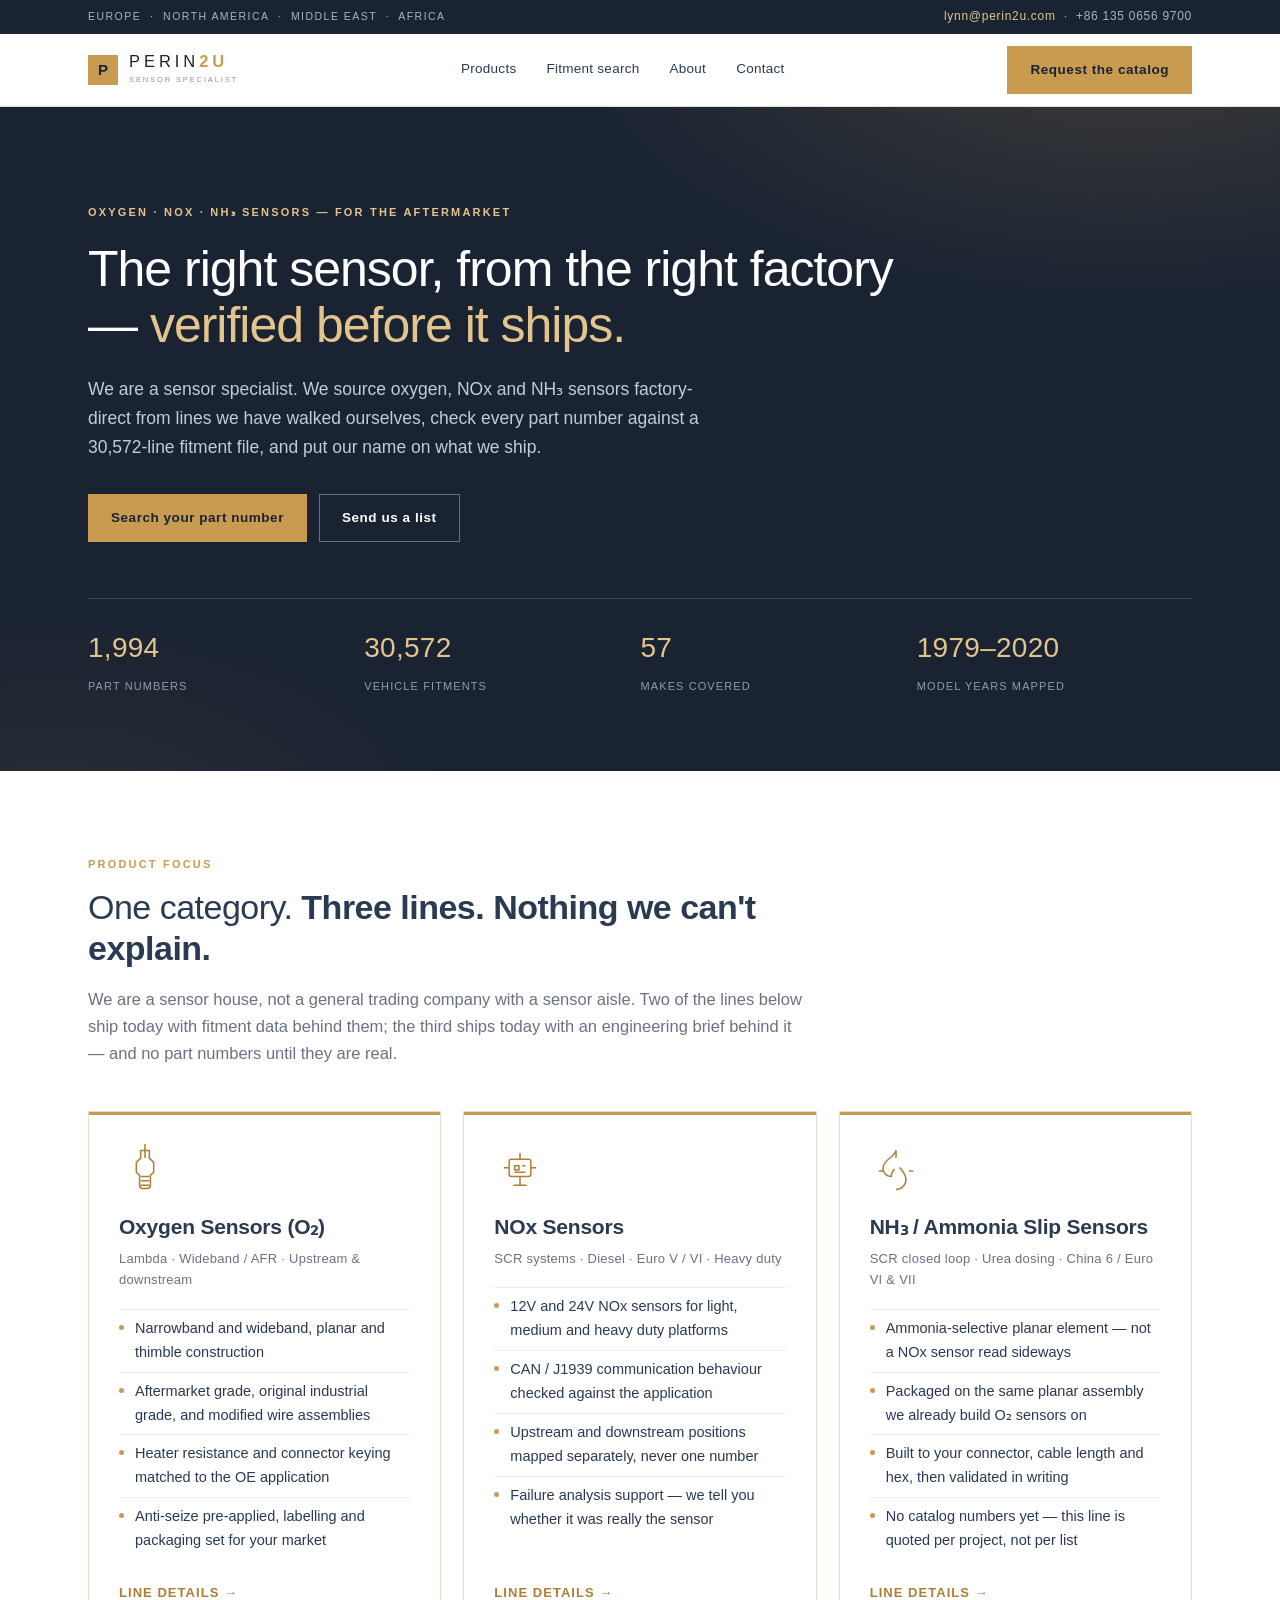
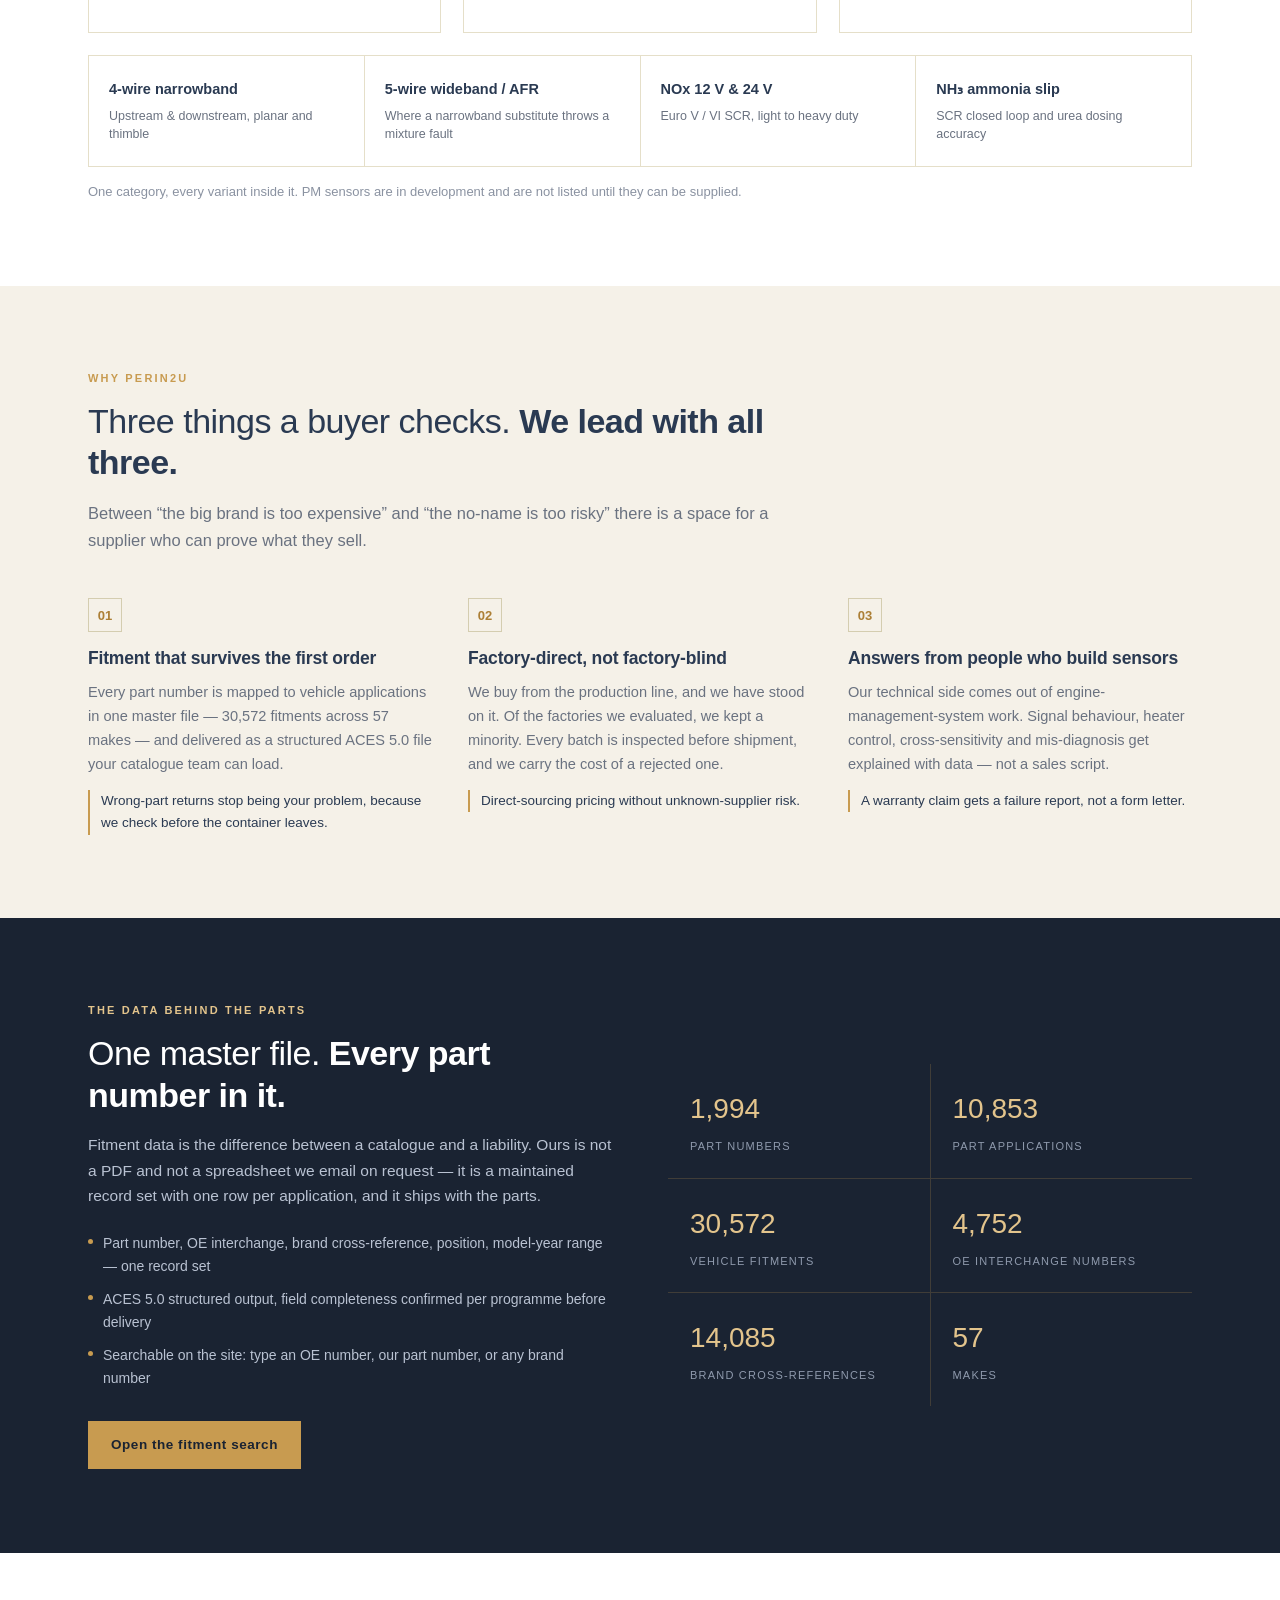
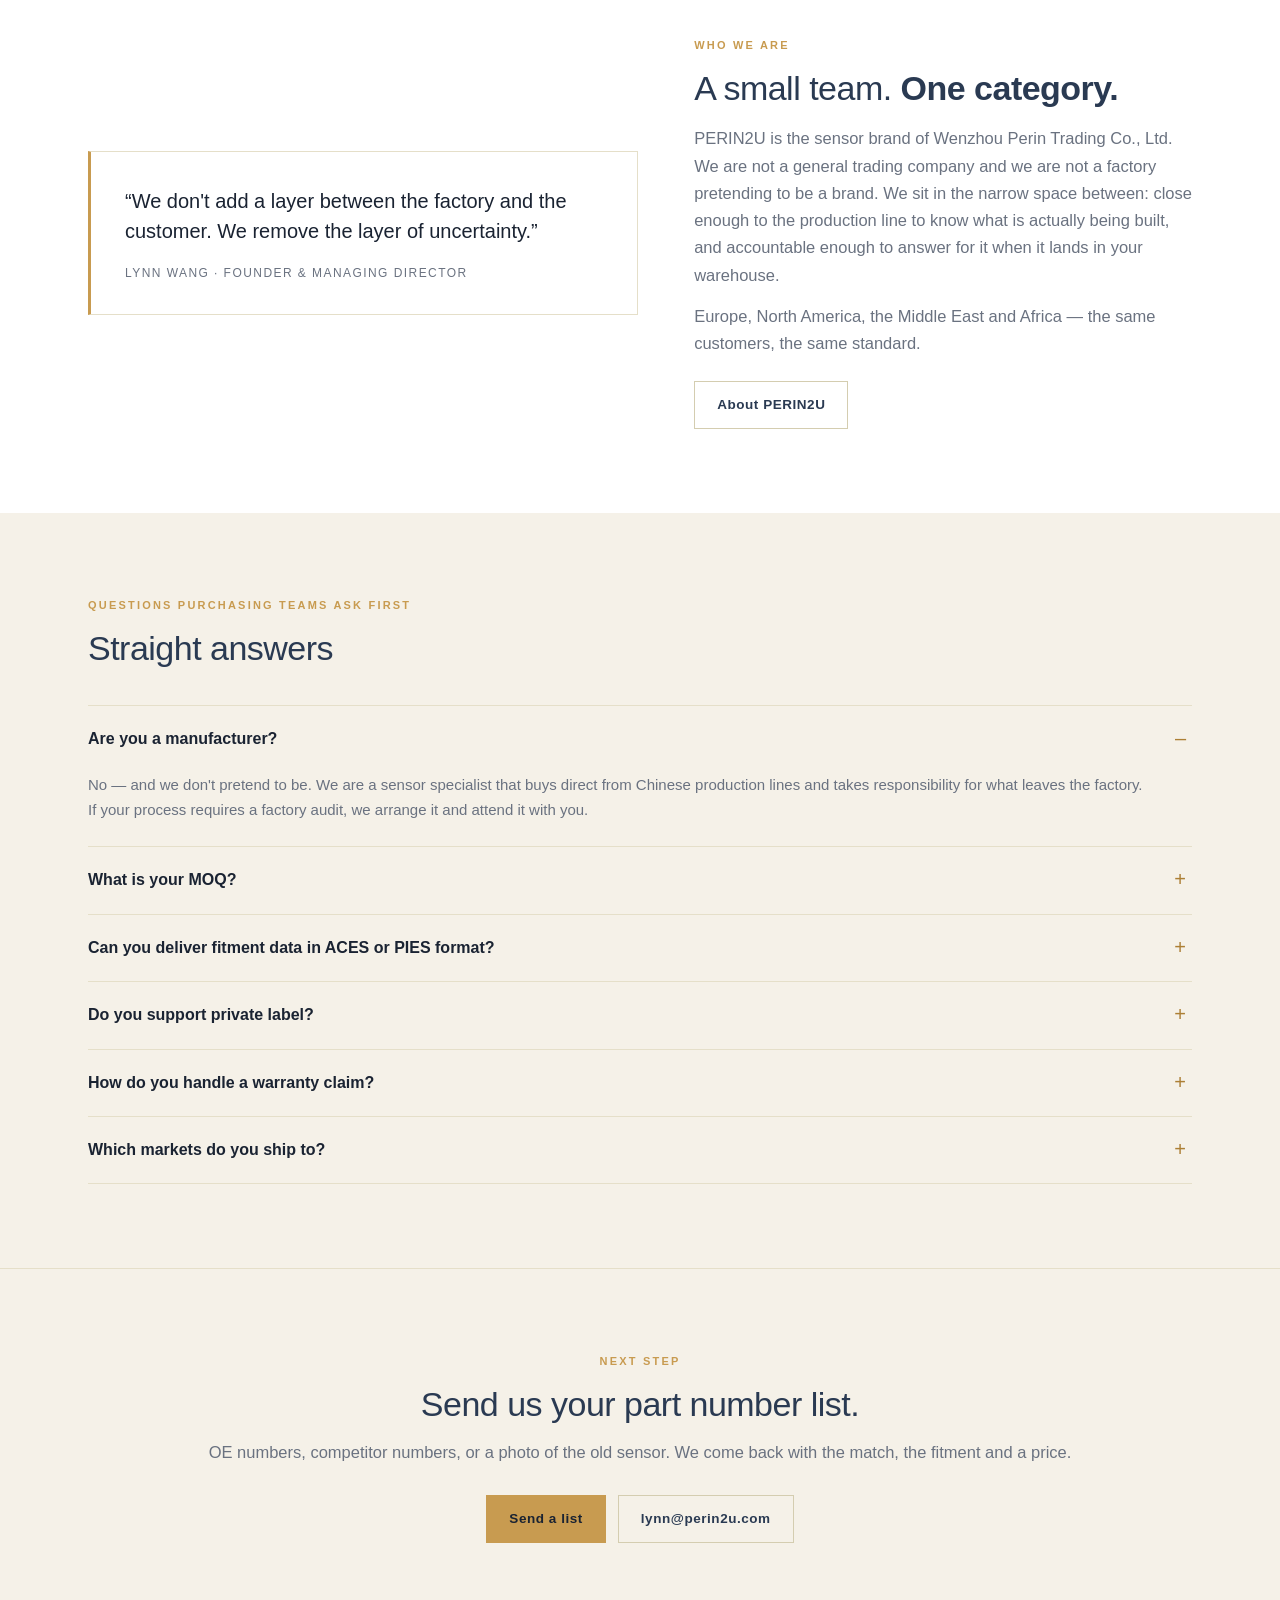
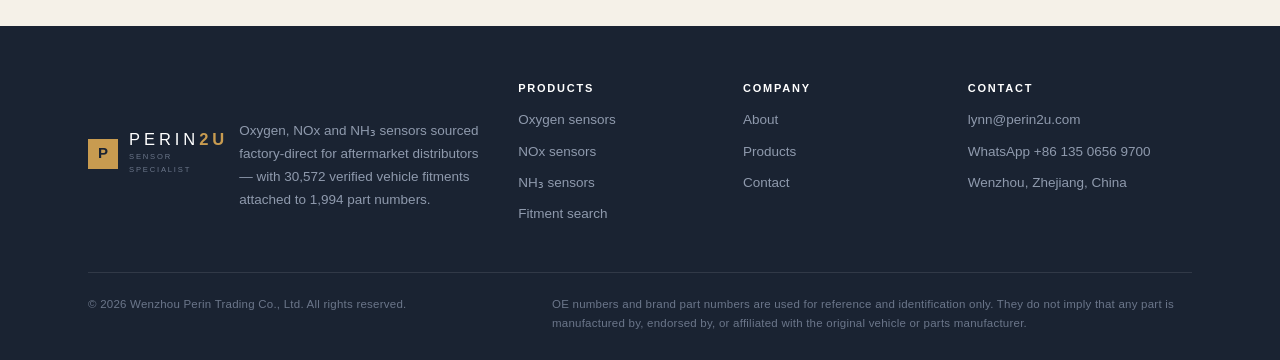
<file: index.html>
<!DOCTYPE html>
<html lang="en">
<head>
<meta charset="UTF-8">
<meta name="viewport" content="width=device-width, initial-scale=1">
<title>PERIN2U — Oxygen, NOx &amp; NH₃ Sensors for the Aftermarket</title>
<meta name="description" content="PERIN2U is a sensor specialist supplying oxygen, NOx and NH₃ sensors factory-direct to aftermarket distributors — 1,994 part numbers, 30,572 verified vehicle fitments, fitment data delivered as ACES 5.0.">
<link rel="canonical" href="https://www.perin2u.com/">
<meta property="og:type" content="website">
<meta property="og:site_name" content="PERIN2U">
<meta property="og:title" content="PERIN2U — Oxygen, NOx &amp; NH₃ Sensors for the Aftermarket">
<meta property="og:description" content="Factory-direct exhaust gas sensors with fitment data attached: 1,994 part numbers, 30,572 verified vehicle fitments, 57 makes.">
<meta property="og:url" content="https://www.perin2u.com/">
<meta property="og:image" content="https://www.perin2u.com/assets/img/og.png">
<meta name="twitter:card" content="summary_large_image">
<meta name="theme-color" content="#1A2332">
<link rel="icon" href="assets/img/favicon.svg" type="image/svg+xml">
<link rel="stylesheet" href="assets/css/style.css">
</head>
<body>

<div class="topbar">
  <div class="wrap">
    <span class="markets">Europe &nbsp;·&nbsp; North America &nbsp;·&nbsp; Middle East &nbsp;·&nbsp; Africa</span>
    <span><a href="mailto:lynn@perin2u.com">lynn@perin2u.com</a> &nbsp;·&nbsp; +86 135 0656 9700</span>
  </div>
</div>

<header class="hdr">
  <div class="wrap">
    <a class="brand" href="index.html" aria-label="PERIN2U home">
      <span class="tile">P</span>
      <span>
        <span class="word">PERIN<b>2U</b></span>
        <span class="sub">Sensor Specialist</span>
      </span>
    </a>
    <nav class="main" id="nav">
      <a href="products.html">Products</a>
      <a href="fitment.html">Fitment search</a>
      <a href="about.html">About</a>
      <a href="contact.html">Contact</a>
    </nav>
    <a class="btn cta-btn" href="contact.html">Request the catalog</a>
    <button class="burger" id="burger" aria-label="Open menu" aria-expanded="false"><span></span><span></span><span></span></button>
  </div>
</header>

<section class="hero">
  <div class="wrap">
    <div class="kicker on-dark">Oxygen · NOx · NH₃ sensors — for the aftermarket</div>
    <h1>The right sensor, from the right factory — <em>verified before it ships.</em></h1>
    <p class="sub">We are a sensor specialist. We source oxygen, NOx and NH₃ sensors factory-direct from lines we have walked ourselves, check every part number against a 30,572-line fitment file, and put our name on what we ship.</p>
    <div class="actions">
      <a class="btn on-dark" href="fitment.html">Search your part number</a>
      <a class="btn ghost-dark" href="contact.html">Send us a list</a>
    </div>
    <div class="trust">
      <div><b>1,994</b><span>part numbers</span></div>
      <div><b>30,572</b><span>vehicle fitments</span></div>
      <div><b>57</b><span>makes covered</span></div>
      <div><b>1979–2020</b><span>model years mapped</span></div>
    </div>
  </div>
</section>

<section>
  <div class="wrap">
    <div class="sec-head">
      <div class="kicker">Product focus</div>
      <h2>One category. <strong>Three lines. Nothing we can't explain.</strong></h2>
      <p>We are a sensor house, not a general trading company with a sensor aisle. Two of the lines below ship today with fitment data behind them; the third ships today with an engineering brief behind it — and no part numbers until they are real.</p>
    </div>

    <div class="focus">
      <article class="pcard">
        <svg class="icon" viewBox="0 0 48 48" fill="none" stroke="currentColor" stroke-width="1.4" aria-hidden="true">
          <path d="M20 6h8v7l4 4v9l-3 3v9a3 3 0 0 1-3 3h-4a3 3 0 0 1-3-3v-9l-3-3v-9l4-4z"/>
          <path d="M20 30h8M20 34h8M20 38h8M24 6v7"/>
          <path d="M24 0v6"/>
        </svg>
        <h3>Oxygen Sensors (O₂)</h3>
        <div class="tag">Lambda · Wideband / AFR · Upstream &amp; downstream</div>
        <ul>
          <li>Narrowband and wideband, planar and thimble construction</li>
          <li>Aftermarket grade, original industrial grade, and modified wire assemblies</li>
          <li>Heater resistance and connector keying matched to the OE application</li>
          <li>Anti-seize pre-applied, labelling and packaging set for your market</li>
        </ul>
        <a class="more" href="products.html#o2">Line details →</a>
      </article>

      <article class="pcard">
        <svg class="icon" viewBox="0 0 48 48" fill="none" stroke="currentColor" stroke-width="1.4" aria-hidden="true">
          <rect x="14" y="14" width="20" height="16" rx="2"/>
          <path d="M18 38h12M24 30v8M9 22h5M34 22h5M24 8v6"/>
          <path d="M19 20h4v4h-4zM26 20h3M19 26h10"/>
        </svg>
        <h3>NOx Sensors</h3>
        <div class="tag">SCR systems · Diesel · Euro V / VI · Heavy duty</div>
        <ul>
          <li>12V and 24V NOx sensors for light, medium and heavy duty platforms</li>
          <li>CAN / J1939 communication behaviour checked against the application</li>
          <li>Upstream and downstream positions mapped separately, never one number</li>
          <li>Failure analysis support — we tell you whether it was really the sensor</li>
        </ul>
        <a class="more" href="products.html#nox">Line details →</a>
      </article>

      <article class="pcard">
        <svg class="icon" viewBox="0 0 48 48" fill="none" stroke="currentColor" stroke-width="1.4" aria-hidden="true">
          <path d="M24 6c-1.2 3.6-3.6 5.4-6.4 7.6C14.4 16.1 12 19 12 22.9A7.6 7.6 0 0 0 19.8 30c-.4-2.8 1-4.9 2.8-6.8"/>
          <path d="M24 42a9.2 9.2 0 0 0 9.2-9.2c0-4.7-3.2-7.8-5.8-11.1"/>
          <path d="M24 6v7M12 25H8M36 25h4"/>
        </svg>
        <h3>NH₃ / Ammonia Slip Sensors</h3>
        <div class="tag">SCR closed loop · Urea dosing · China 6 / Euro VI &amp; VII</div>
        <ul>
          <li>Ammonia-selective planar element — not a NOx sensor read sideways</li>
          <li>Packaged on the same planar assembly we already build O₂ sensors on</li>
          <li>Built to your connector, cable length and hex, then validated in writing</li>
          <li>No catalog numbers yet — this line is quoted per project, not per list</li>
        </ul>
        <a class="more" href="products.html#nh3">Line details →</a>
      </article>
    </div>

    <div class="strip">
      <div><b>4-wire narrowband</b><span>Upstream &amp; downstream, planar and thimble</span></div>
      <div><b>5-wire wideband / AFR</b><span>Where a narrowband substitute throws a mixture fault</span></div>
      <div><b>NOx 12 V &amp; 24 V</b><span>Euro V / VI SCR, light to heavy duty</span></div>
      <div><b>NH₃ ammonia slip</b><span>SCR closed loop and urea dosing accuracy</span></div>
    </div>
    <p style="margin-top:14px;font-size:13px;color:var(--muted-2)">One category, every variant inside it. PM sensors are in development and are not listed until they can be supplied.</p>
  </div>
</section>

<section class="soft">
  <div class="wrap">
    <div class="sec-head">
      <div class="kicker">Why PERIN2U</div>
      <h2>Three things a buyer checks. <strong>We lead with all three.</strong></h2>
      <p>Between “the big brand is too expensive” and “the no-name is too risky” there is a space for a supplier who can prove what they sell.</p>
    </div>
    <div class="pillars">
      <div class="pillar">
        <div class="num">01</div>
        <h3>Fitment that survives the first order</h3>
        <p>Every part number is mapped to vehicle applications in one master file — 30,572 fitments across 57 makes — and delivered as a structured ACES 5.0 file your catalogue team can load.</p>
        <div class="why">Wrong-part returns stop being your problem, because we check before the container leaves.</div>
      </div>
      <div class="pillar">
        <div class="num">02</div>
        <h3>Factory-direct, not factory-blind</h3>
        <p>We buy from the production line, and we have stood on it. Of the factories we evaluated, we kept a minority. Every batch is inspected before shipment, and we carry the cost of a rejected one.</p>
        <div class="why">Direct-sourcing pricing without unknown-supplier risk.</div>
      </div>
      <div class="pillar">
        <div class="num">03</div>
        <h3>Answers from people who build sensors</h3>
        <p>Our technical side comes out of engine-management-system work. Signal behaviour, heater control, cross-sensitivity and mis-diagnosis get explained with data — not a sales script.</p>
        <div class="why">A warranty claim gets a failure report, not a form letter.</div>
      </div>
    </div>
  </div>
</section>

<section class="band">
  <div class="wrap">
    <div>
      <div class="kicker on-dark">The data behind the parts</div>
      <h2>One master file. <strong>Every part number in it.</strong></h2>
      <p>Fitment data is the difference between a catalogue and a liability. Ours is not a PDF and not a spreadsheet we email on request — it is a maintained record set with one row per application, and it ships with the parts.</p>
      <ul>
        <li>Part number, OE interchange, brand cross-reference, position, model-year range — one record set</li>
        <li>ACES 5.0 structured output, field completeness confirmed per programme before delivery</li>
        <li>Searchable on the site: type an OE number, our part number, or any brand number</li>
      </ul>
      <div style="margin-top:26px"><a class="btn on-dark" href="fitment.html">Open the fitment search</a></div>
    </div>
    <div class="stats">
      <div><b>1,994</b><span>part numbers</span></div>
      <div><b>10,853</b><span>part applications</span></div>
      <div><b>30,572</b><span>vehicle fitments</span></div>
      <div><b>4,752</b><span>OE interchange numbers</span></div>
      <div><b>14,085</b><span>brand cross-references</span></div>
      <div><b>57</b><span>makes</span></div>
    </div>
  </div>
</section>

<section>
  <div class="wrap two">
    <div class="quote reveal">
      <p>“We don't add a layer between the factory and the customer. We remove the layer of uncertainty.”</p>
      <cite>Lynn Wang · Founder &amp; Managing Director</cite>
    </div>
    <div class="reveal">
      <div class="kicker">Who we are</div>
      <h2 style="margin-top:14px">A small team. <strong>One category.</strong></h2>
      <p style="margin-top:16px;color:var(--muted)">PERIN2U is the sensor brand of Wenzhou Perin Trading Co., Ltd. We are not a general trading company and we are not a factory pretending to be a brand. We sit in the narrow space between: close enough to the production line to know what is actually being built, and accountable enough to answer for it when it lands in your warehouse.</p>
      <p style="margin-top:14px;color:var(--muted)">Europe, North America, the Middle East and Africa — the same customers, the same standard.</p>
      <div style="margin-top:24px"><a class="btn ghost" href="about.html">About PERIN2U</a></div>
    </div>
  </div>
</section>

<section class="soft">
  <div class="wrap">
    <div class="sec-head">
      <div class="kicker">Questions purchasing teams ask first</div>
      <h2>Straight answers</h2>
    </div>
    <div class="faq">
      <details open>
        <summary>Are you a manufacturer?</summary>
        <div class="ans">No — and we don't pretend to be. We are a sensor specialist that buys direct from Chinese production lines and takes responsibility for what leaves the factory. If your process requires a factory audit, we arrange it and attend it with you.</div>
      </details>
      <details>
        <summary>What is your MOQ?</summary>
        <div class="ans">Flexible for a first order. We would rather prove ourselves on a pilot programme than lock you into volume before you have seen a single return rate. Mixed-model consolidations are normal for us.</div>
      </details>
      <details>
        <summary>Can you deliver fitment data in ACES or PIES format?</summary>
        <div class="ans">Yes — we deliver a structured ACES 5.0 file covering 10,853 part applications and 30,572 vehicle fitments. Before a programme starts we tell you exactly which fields are complete and which are not, because we would rather flag a gap than have your catalogue team discover it during import.</div>
      </details>
      <details>
        <summary>Do you support private label?</summary>
        <div class="ans">Yes. Packaging, part numbering and data files under your own brand, with the ACES/PIES interchange built so your customers can still cross-reference the OE number.</div>
      </details>
      <details>
        <summary>How do you handle a warranty claim?</summary>
        <div class="ans">Engineer-led review within one business day. If the failure was a mis-diagnosis rather than the part, we say so and show you why. If it was the part, you get a replacement and a written failure report.</div>
      </details>
      <details>
        <summary>Which markets do you ship to?</summary>
        <div class="ans">Europe, North America, the Middle East and Africa, with documentation, labelling and packaging adapted per market.</div>
      </details>
    </div>
  </div>
</section>

<section class="cta">
  <div class="wrap">
    <div class="kicker">Next step</div>
    <h2>Send us your part number list.</h2>
    <p>OE numbers, competitor numbers, or a photo of the old sensor. We come back with the match, the fitment and a price.</p>
    <div class="actions">
      <a class="btn" href="contact.html">Send a list</a>
      <a class="btn ghost" href="mailto:lynn@perin2u.com">lynn@perin2u.com</a>
    </div>
  </div>
</section>

<footer>
  <div class="wrap">
    <div class="cols">
      <div class="brand">
        <a class="brand" href="index.html" style="gap:11px">
          <span class="tile">P</span>
          <span>
            <span class="word">PERIN<b>2U</b></span>
            <span class="sub" style="color:#6B768A">Sensor Specialist</span>
          </span>
        </a>
        <p class="about">Oxygen, NOx and NH₃ sensors sourced factory-direct for aftermarket distributors — with 30,572 verified vehicle fitments attached to 1,994 part numbers.</p>
      </div>
      <div>
        <h4>Products</h4>
        <a href="products.html#o2">Oxygen sensors</a>
        <a href="products.html#nox">NOx sensors</a>
        <a href="products.html#nh3">NH₃ sensors</a>
        <a href="fitment.html">Fitment search</a>
      </div>
      <div>
        <h4>Company</h4>
        <a href="about.html">About</a>
        <a href="products.html">Products</a>
        <a href="contact.html">Contact</a>
      </div>
      <div>
        <h4>Contact</h4>
        <a href="mailto:lynn@perin2u.com">lynn@perin2u.com</a>
        <a href="https://wa.me/8613506569700">WhatsApp +86 135 0656 9700</a>
        <span style="display:block;color:#8F9AAD;margin-bottom:9px">Wenzhou, Zhejiang, China</span>
      </div>
    </div>
    <div class="legal">
      <span>© 2026 Wenzhou Perin Trading Co., Ltd. All rights reserved.</span>
      <span class="disc">OE numbers and brand part numbers are used for reference and identification only. They do not imply that any part is manufactured by, endorsed by, or affiliated with the original vehicle or parts manufacturer.</span>
    </div>
  </div>
</footer>

<script type="application/ld+json">
{
  "@context":"https://schema.org",
  "@type":"Organization",
  "name":"PERIN2U",
  "legalName":"Wenzhou Perin Trading Co., Ltd.",
  "url":"https://www.perin2u.com/",
  "email":"lynn@perin2u.com",
  "telephone":"+86-135-0656-9700",
  "foundingLocation":"Wenzhou, Zhejiang, China",
  "description":"Sensor specialist supplying oxygen, NOx and NH₃ sensors factory-direct to the automotive aftermarket.",
  "areaServed":["Europe","North America","Middle East","Africa"],
  "address":{"@type":"PostalAddress","addressLocality":"Wenzhou","addressRegion":"Zhejiang","addressCountry":"CN"},
  "contactPoint":{"@type":"ContactPoint","contactType":"sales","email":"lynn@perin2u.com","telephone":"+86-135-0656-9700"}
}
</script>
<script src="assets/js/site.js"></script>
</body>
</html>
</file>
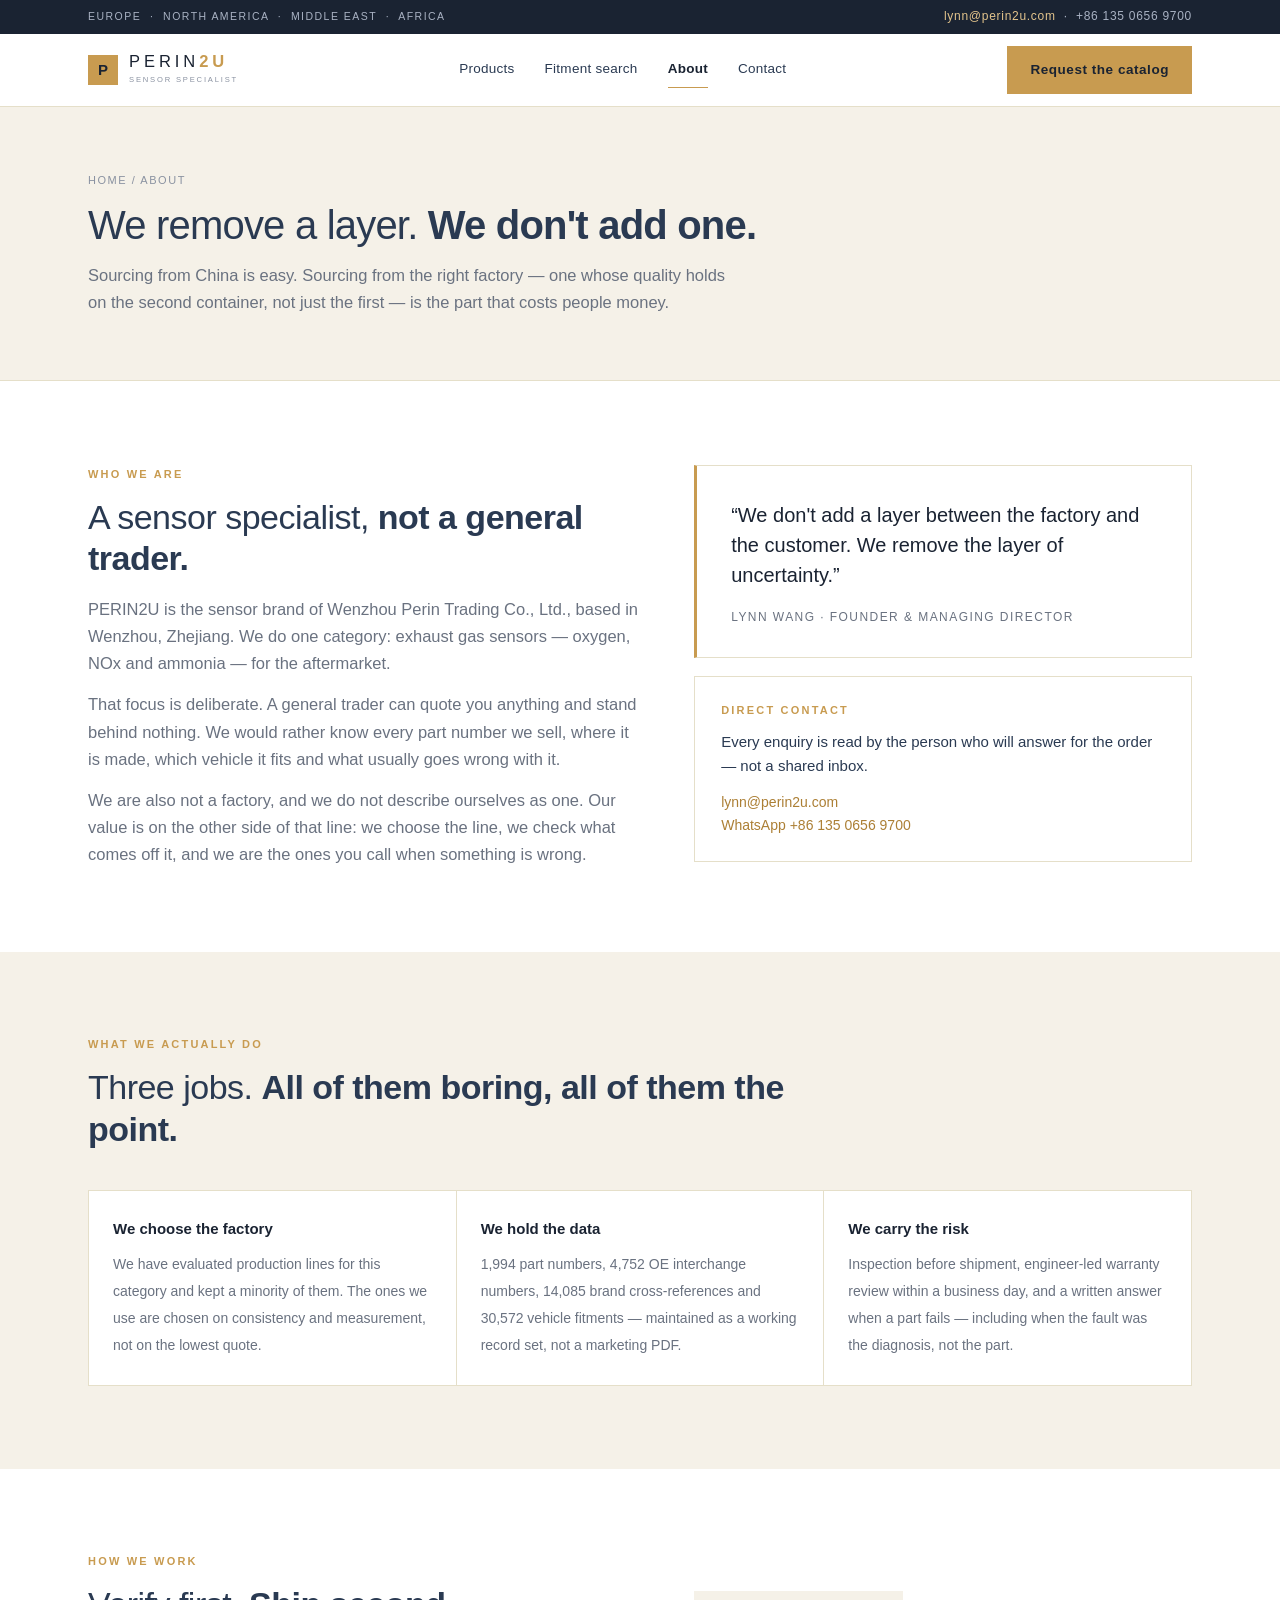
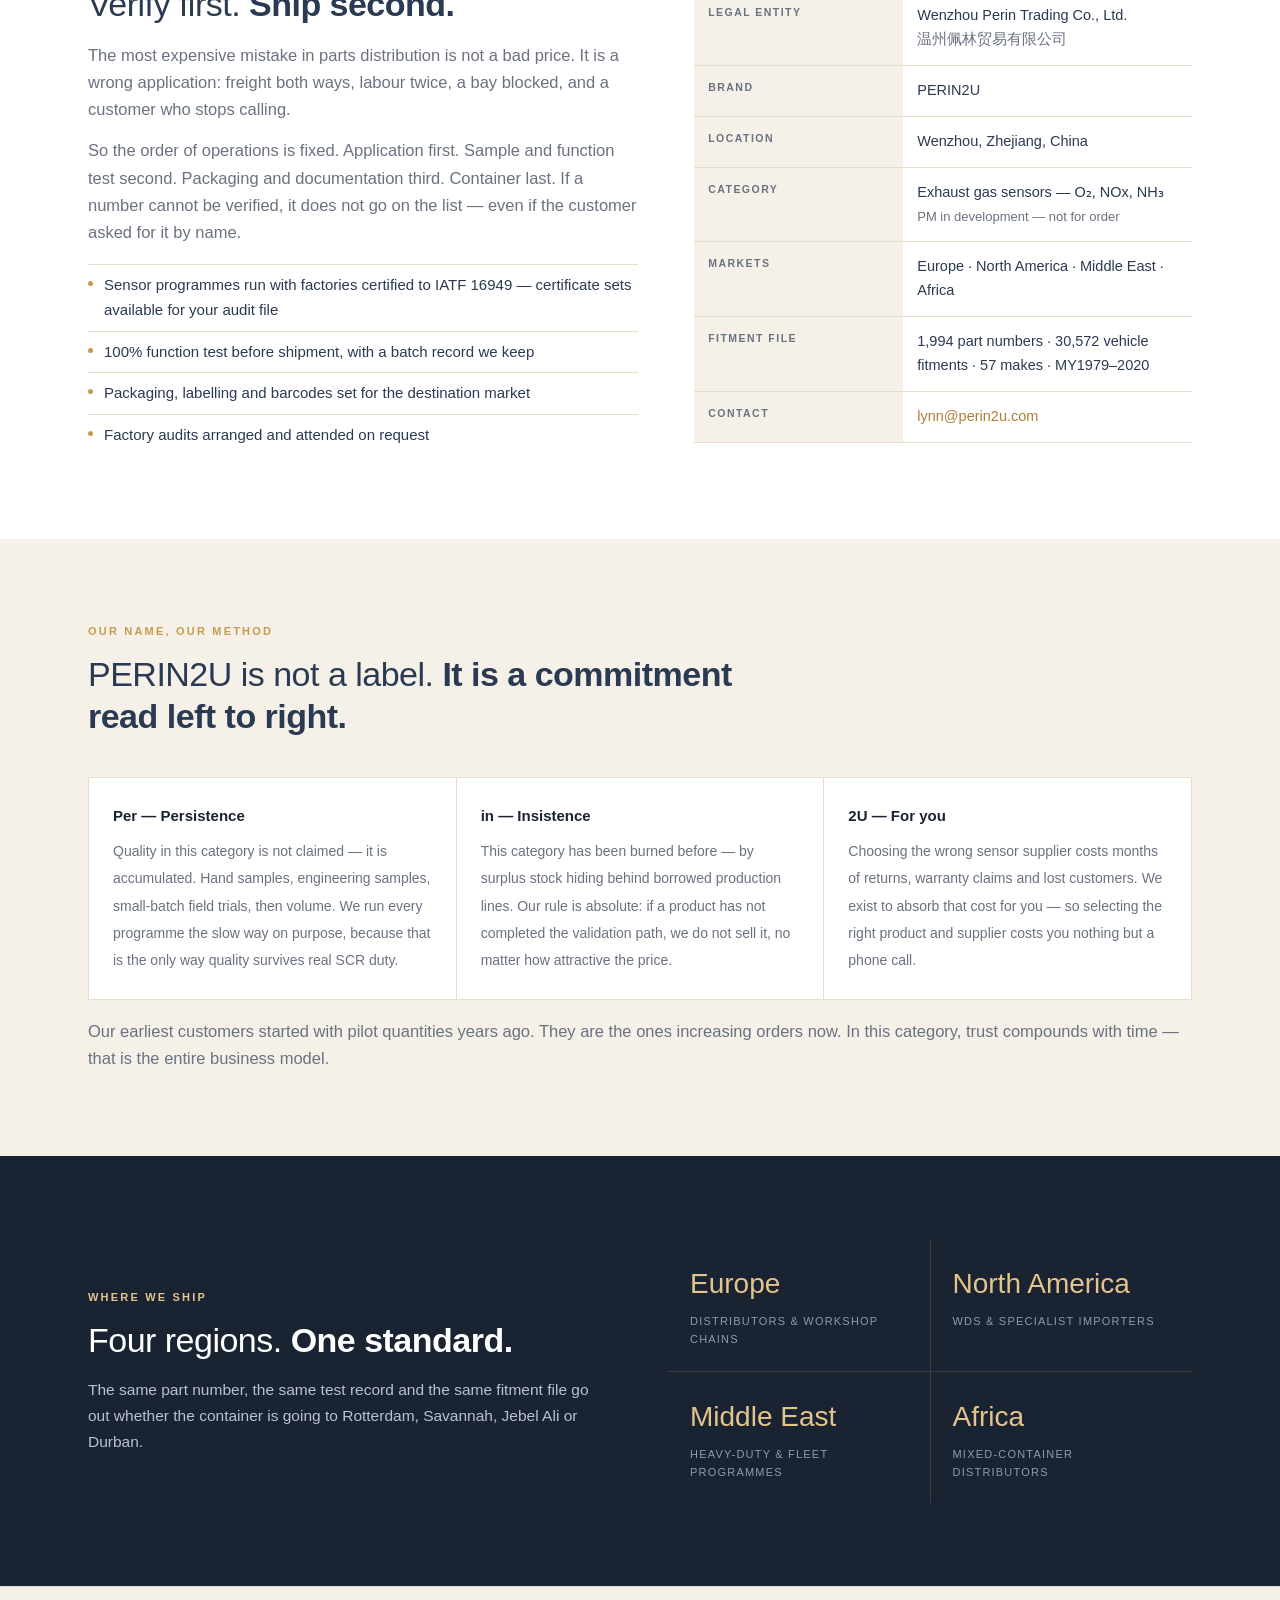
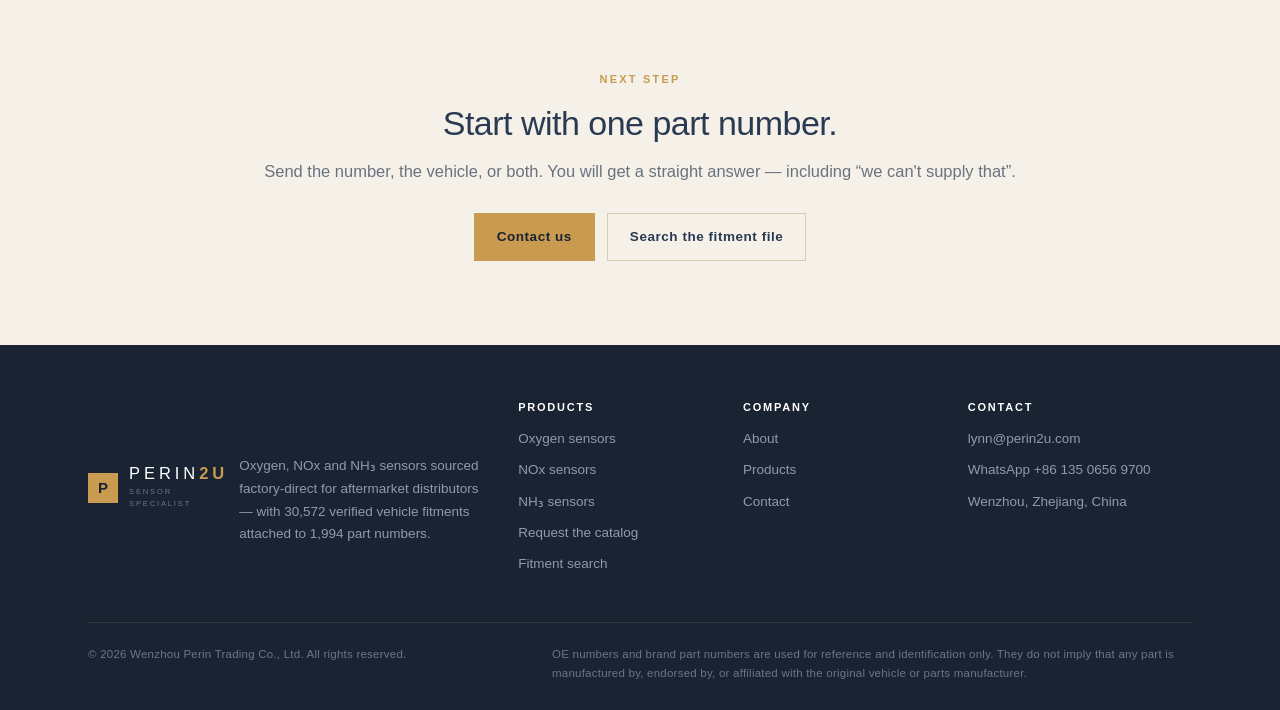
<file: about.html>
<!DOCTYPE html>
<html lang="en">
<head>
<meta charset="UTF-8">
<meta name="viewport" content="width=device-width, initial-scale=1">
<title>About — Wenzhou Perin Trading Co., Ltd. | PERIN2U</title>
<meta name="description" content="PERIN2U is the sensor brand of Wenzhou Perin Trading Co., Ltd. — a sensor specialist buying factory-direct for aftermarket distributors in Europe, North America, the Middle East and Africa.">
<link rel="canonical" href="https://www.perin2u.com/about.html">
<meta property="og:type" content="website">
<meta property="og:site_name" content="PERIN2U">
<meta property="og:title" content="About PERIN2U — a sensor specialist, not a catalogue">
<meta property="og:description" content="We don't add a layer between the factory and the customer. We remove the layer of uncertainty.">
<meta property="og:url" content="https://www.perin2u.com/about.html">
<meta property="og:image" content="https://www.perin2u.com/assets/img/og.png">
<meta name="theme-color" content="#1A2332">
<link rel="icon" href="assets/img/favicon.svg" type="image/svg+xml">
<link rel="stylesheet" href="assets/css/style.css">
</head>
<body>

<div class="topbar">
  <div class="wrap">
    <span class="markets">Europe &nbsp;·&nbsp; North America &nbsp;·&nbsp; Middle East &nbsp;·&nbsp; Africa</span>
    <span><a href="mailto:lynn@perin2u.com">lynn@perin2u.com</a> &nbsp;·&nbsp; +86 135 0656 9700</span>
  </div>
</div>

<header class="hdr">
  <div class="wrap">
    <a class="brand" href="index.html" aria-label="PERIN2U home">
      <span class="tile">P</span>
      <span>
        <span class="word">PERIN<b>2U</b></span>
        <span class="sub">Sensor Specialist</span>
      </span>
    </a>
    <nav class="main" id="nav">
      <a href="products.html">Products</a>
      <a href="fitment.html">Fitment search</a>
      <a href="about.html" class="active">About</a>
      <a href="contact.html">Contact</a>
    </nav>
    <a class="btn cta-btn" href="contact.html">Request the catalog</a>
    <button class="burger" id="burger" aria-label="Open menu" aria-expanded="false"><span></span><span></span><span></span></button>
  </div>
</header>

<div class="phead">
  <div class="wrap">
    <div class="crumb"><a href="index.html">Home</a> / About</div>
    <h1>We remove a layer. <strong>We don't add one.</strong></h1>
    <p>Sourcing from China is easy. Sourcing from the right factory — one whose quality holds on the second container, not just the first — is the part that costs people money.</p>
  </div>
</div>

<section>
  <div class="wrap two top">
    <div>
      <div class="kicker">Who we are</div>
      <h2 style="margin-top:14px">A sensor specialist, <strong>not a general trader.</strong></h2>
      <p style="margin-top:16px;color:var(--muted)">PERIN2U is the sensor brand of Wenzhou Perin Trading Co., Ltd., based in Wenzhou, Zhejiang. We do one category: exhaust gas sensors — oxygen, NOx and ammonia — for the aftermarket.</p>
      <p style="margin-top:14px;color:var(--muted)">That focus is deliberate. A general trader can quote you anything and stand behind nothing. We would rather know every part number we sell, where it is made, which vehicle it fits and what usually goes wrong with it.</p>
      <p style="margin-top:14px;color:var(--muted)">We are also not a factory, and we do not describe ourselves as one. Our value is on the other side of that line: we choose the line, we check what comes off it, and we are the ones you call when something is wrong.</p>
    </div>
    <div>
      <div class="quote">
        <p>“We don't add a layer between the factory and the customer. We remove the layer of uncertainty.”</p>
        <cite>Lynn Wang · Founder &amp; Managing Director</cite>
      </div>
      <div style="margin-top:18px;border:1px solid var(--line);padding:24px 26px;background:#fff">
        <div class="kicker">Direct contact</div>
        <p style="margin-top:10px;font-size:15px;color:var(--ink)">Every enquiry is read by the person who will answer for the order — not a shared inbox.</p>
        <p style="margin-top:12px;font-size:14px"><a href="mailto:lynn@perin2u.com" style="color:var(--gold-d)">lynn@perin2u.com</a><br>
        <a href="https://wa.me/8613506569700" style="color:var(--gold-d)">WhatsApp +86 135 0656 9700</a></p>
      </div>
    </div>
  </div>
</section>

<section class="soft">
  <div class="wrap">
    <div class="sec-head">
      <div class="kicker">What we actually do</div>
      <h2>Three jobs. <strong>All of them boring, all of them the point.</strong></h2>
    </div>
    <div class="vcards">
      <div><b>We choose the factory</b><span>We have evaluated production lines for this category and kept a minority of them. The ones we use are chosen on consistency and measurement, not on the lowest quote.</span></div>
      <div><b>We hold the data</b><span>1,994 part numbers, 4,752 OE interchange numbers, 14,085 brand cross-references and 30,572 vehicle fitments — maintained as a working record set, not a marketing PDF.</span></div>
      <div><b>We carry the risk</b><span>Inspection before shipment, engineer-led warranty review within a business day, and a written answer when a part fails — including when the fault was the diagnosis, not the part.</span></div>
    </div>
  </div>
</section>

<section>
  <div class="wrap two">
    <div>
      <div class="kicker">How we work</div>
      <h2 style="margin-top:14px">Verify first. <strong>Ship second.</strong></h2>
      <p style="margin-top:16px;color:var(--muted)">The most expensive mistake in parts distribution is not a bad price. It is a wrong application: freight both ways, labour twice, a bay blocked, and a customer who stops calling.</p>
      <p style="margin-top:14px;color:var(--muted)">So the order of operations is fixed. Application first. Sample and function test second. Packaging and documentation third. Container last. If a number cannot be verified, it does not go on the list — even if the customer asked for it by name.</p>
      <ul class="plain">
        <li>Sensor programmes run with factories certified to IATF 16949 — certificate sets available for your audit file</li>
        <li>100% function test before shipment, with a batch record we keep</li>
        <li>Packaging, labelling and barcodes set for the destination market</li>
        <li>Factory audits arranged and attended on request</li>
      </ul>
    </div>
    <div>
      <table class="spec">
        <tbody>
          <tr><th style="width:42%">Legal entity</th><td>Wenzhou Perin Trading Co., Ltd.<br><span style="color:var(--muted)">温州佩林贸易有限公司</span></td></tr>
          <tr><th>Brand</th><td>PERIN2U</td></tr>
          <tr><th>Location</th><td>Wenzhou, Zhejiang, China</td></tr>
          <tr><th>Category</th><td>Exhaust gas sensors — O₂, NOx, NH₃<br><span style="font-size:13px;color:var(--muted)">PM in development — not for order</span></td></tr>
          <tr><th>Markets</th><td>Europe · North America · Middle East · Africa</td></tr>
          <tr><th>Fitment file</th><td>1,994 part numbers · 30,572 vehicle fitments · 57 makes · MY1979–2020</td></tr>
          <tr><th>Contact</th><td><a href="mailto:lynn@perin2u.com" style="color:var(--gold-d)">lynn@perin2u.com</a></td></tr>
        </tbody>
      </table>
    </div>
  </div>
</section>

<section class="soft">
  <div class="wrap">
    <div class="sec-head">
      <div class="kicker">Our name, our method</div>
      <h2>PERIN2U is not a label. <strong>It is a commitment read left to right.</strong></h2>
    </div>
    <div class="vcards">
      <div><b>Per — Persistence</b><span>Quality in this category is not claimed — it is accumulated. Hand samples, engineering samples, small-batch field trials, then volume. We run every programme the slow way on purpose, because that is the only way quality survives real SCR duty.</span></div>
      <div><b>in — Insistence</b><span>This category has been burned before — by surplus stock hiding behind borrowed production lines. Our rule is absolute: if a product has not completed the validation path, we do not sell it, no matter how attractive the price.</span></div>
      <div><b>2U — For you</b><span>Choosing the wrong sensor supplier costs months of returns, warranty claims and lost customers. We exist to absorb that cost for you — so selecting the right product and supplier costs you nothing but a phone call.</span></div>
    </div>
    <p style="margin-top:18px;color:var(--muted)">Our earliest customers started with pilot quantities years ago. They are the ones increasing orders now. In this category, trust compounds with time — that is the entire business model.</p>
  </div>
</section>

<section class="band">
  <div class="wrap">
    <div>
      <div class="kicker on-dark">Where we ship</div>
      <h2>Four regions. <strong>One standard.</strong></h2>
      <p>The same part number, the same test record and the same fitment file go out whether the container is going to Rotterdam, Savannah, Jebel Ali or Durban.</p>
    </div>
    <div class="stats">
      <div><b>Europe</b><span>Distributors &amp; workshop chains</span></div>
      <div><b>North America</b><span>WDs &amp; specialist importers</span></div>
      <div><b>Middle East</b><span>Heavy-duty &amp; fleet programmes</span></div>
      <div><b>Africa</b><span>Mixed-container distributors</span></div>
    </div>
  </div>
</section>

<section class="cta">
  <div class="wrap">
    <div class="kicker">Next step</div>
    <h2>Start with one part number.</h2>
    <p>Send the number, the vehicle, or both. You will get a straight answer — including “we can't supply that”.</p>
    <div class="actions">
      <a class="btn" href="contact.html">Contact us</a>
      <a class="btn ghost" href="fitment.html">Search the fitment file</a>
    </div>
  </div>
</section>

<footer>
  <div class="wrap">
    <div class="cols">
      <div class="brand">
        <a class="brand" href="index.html" style="gap:11px">
          <span class="tile">P</span>
          <span>
            <span class="word">PERIN<b>2U</b></span>
            <span class="sub" style="color:#6B768A">Sensor Specialist</span>
          </span>
        </a>
        <p class="about">Oxygen, NOx and NH₃ sensors sourced factory-direct for aftermarket distributors — with 30,572 verified vehicle fitments attached to 1,994 part numbers.</p>
      </div>
      <div>
        <h4>Products</h4>
        <a href="products.html#o2">Oxygen sensors</a>
        <a href="products.html#nox">NOx sensors</a>
        <a href="products.html#nh3">NH₃ sensors</a>
        <a href="contact.html">Request the catalog</a>
        <a href="fitment.html">Fitment search</a>
      </div>
      <div>
        <h4>Company</h4>
        <a href="about.html">About</a>
        <a href="products.html">Products</a>
        <a href="contact.html">Contact</a>
      </div>
      <div>
        <h4>Contact</h4>
        <a href="mailto:lynn@perin2u.com">lynn@perin2u.com</a>
        <a href="https://wa.me/8613506569700">WhatsApp +86 135 0656 9700</a>
        <span style="display:block;color:#8F9AAD;margin-bottom:9px">Wenzhou, Zhejiang, China</span>
      </div>
    </div>
    <div class="legal">
      <span>© 2026 Wenzhou Perin Trading Co., Ltd. All rights reserved.</span>
      <span class="disc">OE numbers and brand part numbers are used for reference and identification only. They do not imply that any part is manufactured by, endorsed by, or affiliated with the original vehicle or parts manufacturer.</span>
    </div>
  </div>
</footer>

<script src="assets/js/site.js"></script>
</body>
</html>
</file>
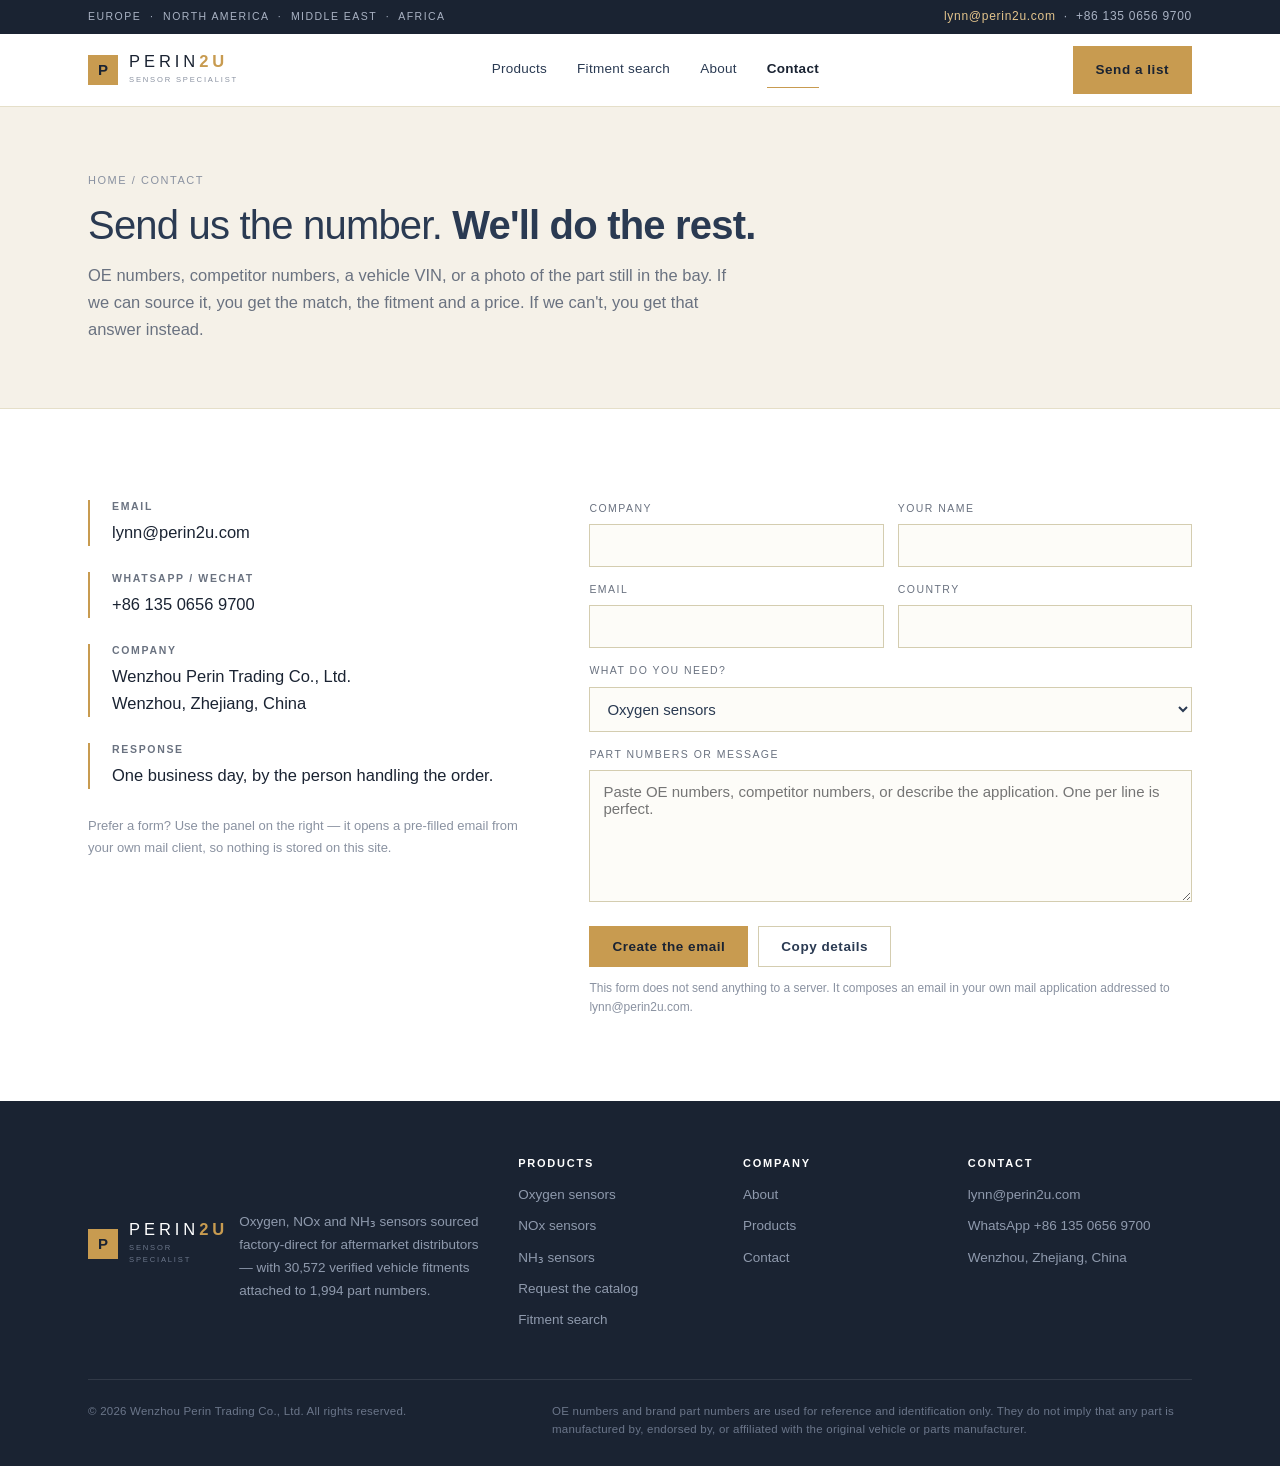
<file: contact.html>
<!DOCTYPE html>
<html lang="en">
<head>
<meta charset="UTF-8">
<meta name="viewport" content="width=device-width, initial-scale=1">
<title>Contact — Send a part number list | PERIN2U</title>
<meta name="description" content="Contact PERIN2U: send an OE number, competitor number or part photo and get the match, the fitment and a price. lynn@perin2u.com · WhatsApp +86 135 0656 9700.">
<link rel="canonical" href="https://www.perin2u.com/contact.html">
<meta property="og:type" content="website">
<meta property="og:site_name" content="PERIN2U">
<meta property="og:title" content="Contact PERIN2U">
<meta property="og:description" content="Send a part number list and get the fitment-verified match back.">
<meta property="og:url" content="https://www.perin2u.com/contact.html">
<meta property="og:image" content="https://www.perin2u.com/assets/img/og.png">
<meta name="theme-color" content="#1A2332">
<link rel="icon" href="assets/img/favicon.svg" type="image/svg+xml">
<link rel="stylesheet" href="assets/css/style.css">
</head>
<body>

<div class="topbar">
  <div class="wrap">
    <span class="markets">Europe &nbsp;·&nbsp; North America &nbsp;·&nbsp; Middle East &nbsp;·&nbsp; Africa</span>
    <span><a href="mailto:lynn@perin2u.com">lynn@perin2u.com</a> &nbsp;·&nbsp; +86 135 0656 9700</span>
  </div>
</div>

<header class="hdr">
  <div class="wrap">
    <a class="brand" href="index.html" aria-label="PERIN2U home">
      <span class="tile">P</span>
      <span>
        <span class="word">PERIN<b>2U</b></span>
        <span class="sub">Sensor Specialist</span>
      </span>
    </a>
    <nav class="main" id="nav">
      <a href="products.html">Products</a>
      <a href="fitment.html">Fitment search</a>
      <a href="about.html">About</a>
      <a href="contact.html" class="active">Contact</a>
    </nav>
    <a class="btn cta-btn" href="#form">Send a list</a>
    <button class="burger" id="burger" aria-label="Open menu" aria-expanded="false"><span></span><span></span><span></span></button>
  </div>
</header>

<div class="phead">
  <div class="wrap">
    <div class="crumb"><a href="index.html">Home</a> / Contact</div>
    <h1>Send us the number. <strong>We'll do the rest.</strong></h1>
    <p>OE numbers, competitor numbers, a vehicle VIN, or a photo of the part still in the bay. If we can source it, you get the match, the fitment and a price. If we can't, you get that answer instead.</p>
  </div>
</div>

<section id="form">
  <div class="wrap contact-grid">
    <div>
      <div class="cbox">
        <h4>Email</h4>
        <a href="mailto:lynn@perin2u.com">lynn@perin2u.com</a>
      </div>
      <div class="cbox">
        <h4>WhatsApp / WeChat</h4>
        <a href="https://wa.me/8613506569700">+86 135 0656 9700</a>
      </div>
      <div class="cbox">
        <h4>Company</h4>
        <span>Wenzhou Perin Trading Co., Ltd.<br>Wenzhou, Zhejiang, China</span>
      </div>
      <div class="cbox">
        <h4>Response</h4>
        <span>One business day, by the person handling the order.</span>
      </div>
      <p style="font-size:13px;color:var(--muted-2);line-height:1.7">Prefer a form? Use the panel on the right — it opens a pre-filled email from your own mail client, so nothing is stored on this site.</p>
    </div>

    <div>
      <form id="rfq" novalidate>
        <div class="form-grid">
          <div class="field"><label for="company">Company</label><input type="text" id="company" name="company" required></div>
          <div class="field"><label for="name">Your name</label><input type="text" id="name" name="name" required></div>
          <div class="field"><label for="email">Email</label><input type="email" id="email" name="email" required></div>
          <div class="field"><label for="country">Country</label><input type="text" id="country" name="country"></div>
          <div class="field full">
            <label for="type">What do you need?</label>
            <select id="type" name="type">
              <option>Oxygen sensors</option>
              <option>NOx sensors</option>
              <option>NH₃ / ammonia sensors</option>
              <option>NOx / SCR programme</option>
              <option>Private label / packaging</option>
              <option>Fitment data (ACES / PIES)</option>
            </select>
          </div>
          <div class="field full">
            <label for="msg">Part numbers or message</label>
            <textarea id="msg" name="msg" placeholder="Paste OE numbers, competitor numbers, or describe the application. One per line is perfect."></textarea>
          </div>
        </div>
        <div style="margin-top:16px;display:flex;gap:10px;flex-wrap:wrap;align-items:center">
          <button class="btn" type="submit">Create the email</button>
          <button class="btn ghost" type="button" id="copy">Copy details</button>
        </div>
        <p class="formnote">This form does not send anything to a server. It composes an email in your own mail application addressed to lynn@perin2u.com.</p>
        <div class="sent" id="sent">Your mail client should have opened with the message ready. If nothing happened, use <b>Copy details</b> and paste it into an email to <a href="mailto:lynn@perin2u.com">lynn@perin2u.com</a>.</div>
      </form>
    </div>
  </div>
</section>

<footer>
  <div class="wrap">
    <div class="cols">
      <div class="brand">
        <a class="brand" href="index.html" style="gap:11px">
          <span class="tile">P</span>
          <span>
            <span class="word">PERIN<b>2U</b></span>
            <span class="sub" style="color:#6B768A">Sensor Specialist</span>
          </span>
        </a>
        <p class="about">Oxygen, NOx and NH₃ sensors sourced factory-direct for aftermarket distributors — with 30,572 verified vehicle fitments attached to 1,994 part numbers.</p>
      </div>
      <div>
        <h4>Products</h4>
        <a href="products.html#o2">Oxygen sensors</a>
        <a href="products.html#nox">NOx sensors</a>
        <a href="products.html#nh3">NH₃ sensors</a>
        <a href="contact.html">Request the catalog</a>
        <a href="fitment.html">Fitment search</a>
      </div>
      <div>
        <h4>Company</h4>
        <a href="about.html">About</a>
        <a href="products.html">Products</a>
        <a href="contact.html">Contact</a>
      </div>
      <div>
        <h4>Contact</h4>
        <a href="mailto:lynn@perin2u.com">lynn@perin2u.com</a>
        <a href="https://wa.me/8613506569700">WhatsApp +86 135 0656 9700</a>
        <span style="display:block;color:#8F9AAD;margin-bottom:9px">Wenzhou, Zhejiang, China</span>
      </div>
    </div>
    <div class="legal">
      <span>© 2026 Wenzhou Perin Trading Co., Ltd. All rights reserved.</span>
      <span class="disc">OE numbers and brand part numbers are used for reference and identification only. They do not imply that any part is manufactured by, endorsed by, or affiliated with the original vehicle or parts manufacturer.</span>
    </div>
  </div>
</footer>

<script src="assets/js/site.js"></script>
<script src="assets/js/contact.js"></script>
</body>
</html>
</file>
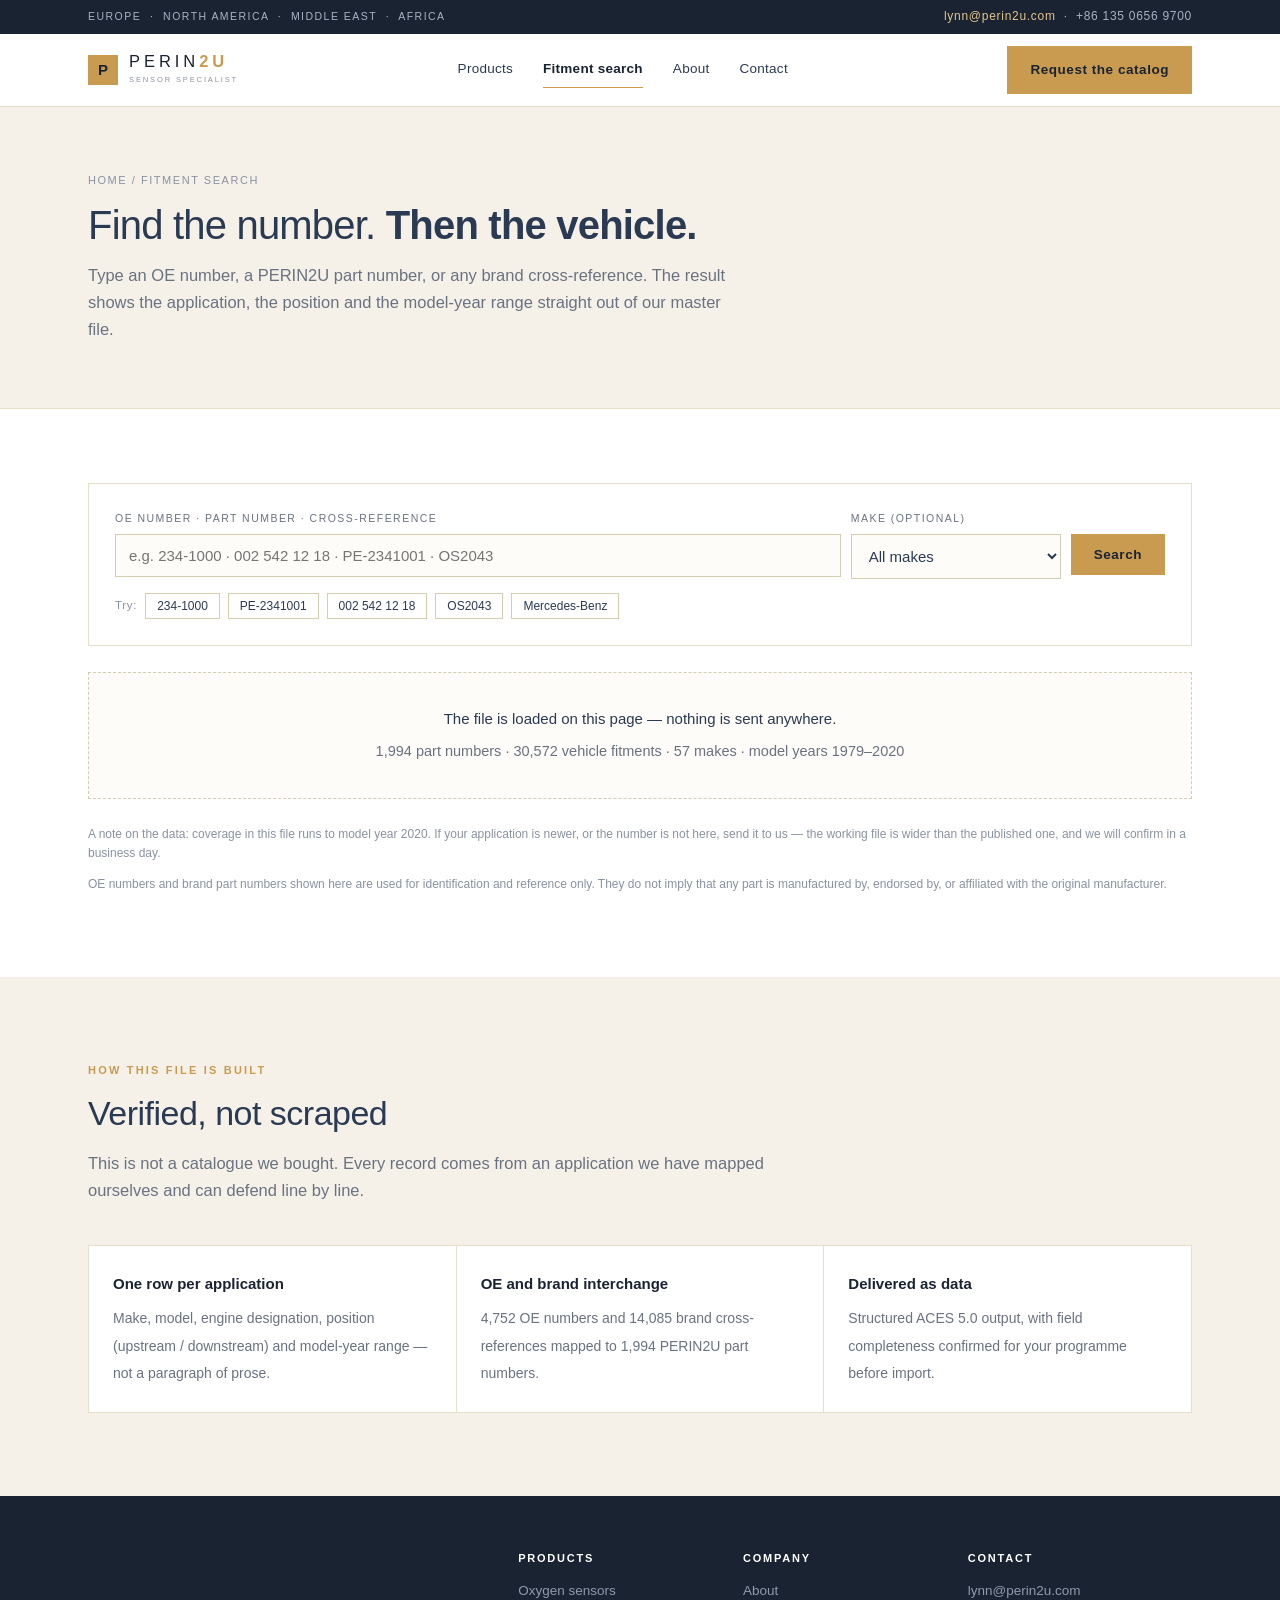
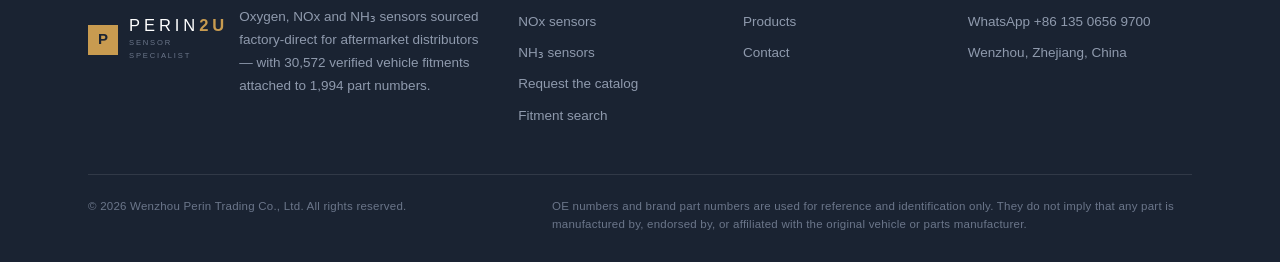
<file: fitment.html>
<!DOCTYPE html>
<html lang="en">
<head>
<meta charset="UTF-8">
<meta name="viewport" content="width=device-width, initial-scale=1">
<title>Fitment Search — OE &amp; Part Number Lookup | PERIN2U</title>
<meta name="description" content="Search the PERIN2U fitment file by OE number, PERIN2U part number or any brand cross-reference. 1,994 part numbers, 30,572 vehicle fitments, 57 makes, model years 1979–2020.">
<link rel="canonical" href="https://www.perin2u.com/fitment.html">
<meta property="og:type" content="website">
<meta property="og:site_name" content="PERIN2U">
<meta property="og:title" content="Fitment Search — OE &amp; Part Number Lookup | PERIN2U">
<meta property="og:description" content="Type an OE number, our part number, or a brand cross-reference and see the application.">
<meta property="og:url" content="https://www.perin2u.com/fitment.html">
<meta property="og:image" content="https://www.perin2u.com/assets/img/og.png">
<meta name="theme-color" content="#1A2332">
<link rel="icon" href="assets/img/favicon.svg" type="image/svg+xml">
<link rel="stylesheet" href="assets/css/style.css">
</head>
<body>

<div class="topbar">
  <div class="wrap">
    <span class="markets">Europe &nbsp;·&nbsp; North America &nbsp;·&nbsp; Middle East &nbsp;·&nbsp; Africa</span>
    <span><a href="mailto:lynn@perin2u.com">lynn@perin2u.com</a> &nbsp;·&nbsp; +86 135 0656 9700</span>
  </div>
</div>

<header class="hdr">
  <div class="wrap">
    <a class="brand" href="index.html" aria-label="PERIN2U home">
      <span class="tile">P</span>
      <span>
        <span class="word">PERIN<b>2U</b></span>
        <span class="sub">Sensor Specialist</span>
      </span>
    </a>
    <nav class="main" id="nav">
      <a href="products.html">Products</a>
      <a href="fitment.html" class="active">Fitment search</a>
      <a href="about.html">About</a>
      <a href="contact.html">Contact</a>
    </nav>
    <a class="btn cta-btn" href="contact.html">Request the catalog</a>
    <button class="burger" id="burger" aria-label="Open menu" aria-expanded="false"><span></span><span></span><span></span></button>
  </div>
</header>

<div class="phead">
  <div class="wrap">
    <div class="crumb"><a href="index.html">Home</a> / Fitment search</div>
    <h1>Find the number. <strong>Then the vehicle.</strong></h1>
    <p>Type an OE number, a PERIN2U part number, or any brand cross-reference. The result shows the application, the position and the model-year range straight out of our master file.</p>
  </div>
</div>

<section style="padding-top:38px">
  <div class="wrap">
    <div class="searchbox">
      <div class="row">
        <div class="field">
          <label for="q">OE number · part number · cross-reference</label>
          <input type="text" id="q" placeholder="e.g. 234-1000 · 002 542 12 18 · PE-2341001 · OS2043" autocomplete="off" spellcheck="false">
        </div>
        <div class="field">
          <label for="make">Make (optional)</label>
          <select id="make"><option value="">All makes</option></select>
        </div>
        <div class="field">
          <label>&nbsp;</label>
          <button class="btn" id="go" style="width:100%">Search</button>
        </div>
      </div>
      <div class="chips">
        <span>Try:</span>
        <button data-q="234-1000">234-1000</button>
        <button data-q="PE-2341001">PE-2341001</button>
        <button data-q="002 542 12 18">002 542 12 18</button>
        <button data-q="OS2043">OS2043</button>
        <button data-q="Mercedes-Benz">Mercedes-Benz</button>
      </div>
    </div>

    <div class="results" id="results">
      <div class="empty" id="intro">
        <div style="font-size:15px;color:var(--ink);margin-bottom:8px">The file is loaded on this page — nothing is sent anywhere.</div>
        <div>1,994 part numbers · 30,572 vehicle fitments · 57 makes · model years 1979–2020</div>
      </div>
    </div>

    <p class="formnote" style="margin-top:26px">A note on the data: coverage in this file runs to model year 2020. If your application is newer, or the number is not here, send it to us — the working file is wider than the published one, and we will confirm in a business day.</p>
    <p class="formnote">OE numbers and brand part numbers shown here are used for identification and reference only. They do not imply that any part is manufactured by, endorsed by, or affiliated with the original manufacturer.</p>
  </div>
</section>

<section class="soft">
  <div class="wrap">
    <div class="sec-head">
      <div class="kicker">How this file is built</div>
      <h2>Verified, not scraped</h2>
      <p>This is not a catalogue we bought. Every record comes from an application we have mapped ourselves and can defend line by line.</p>
    </div>
    <div class="vcards">
      <div><b>One row per application</b><span>Make, model, engine designation, position (upstream / downstream) and model-year range — not a paragraph of prose.</span></div>
      <div><b>OE and brand interchange</b><span>4,752 OE numbers and 14,085 brand cross-references mapped to 1,994 PERIN2U part numbers.</span></div>
      <div><b>Delivered as data</b><span>Structured ACES 5.0 output, with field completeness confirmed for your programme before import.</span></div>
    </div>
  </div>
</section>

<footer>
  <div class="wrap">
    <div class="cols">
      <div class="brand">
        <a class="brand" href="index.html" style="gap:11px">
          <span class="tile">P</span>
          <span>
            <span class="word">PERIN<b>2U</b></span>
            <span class="sub" style="color:#6B768A">Sensor Specialist</span>
          </span>
        </a>
        <p class="about">Oxygen, NOx and NH₃ sensors sourced factory-direct for aftermarket distributors — with 30,572 verified vehicle fitments attached to 1,994 part numbers.</p>
      </div>
      <div>
        <h4>Products</h4>
        <a href="products.html#o2">Oxygen sensors</a>
        <a href="products.html#nox">NOx sensors</a>
        <a href="products.html#nh3">NH₃ sensors</a>
        <a href="contact.html">Request the catalog</a>
        <a href="fitment.html">Fitment search</a>
      </div>
      <div>
        <h4>Company</h4>
        <a href="about.html">About</a>
        <a href="products.html">Products</a>
        <a href="contact.html">Contact</a>
      </div>
      <div>
        <h4>Contact</h4>
        <a href="mailto:lynn@perin2u.com">lynn@perin2u.com</a>
        <a href="https://wa.me/8613506569700">WhatsApp +86 135 0656 9700</a>
        <span style="display:block;color:#8F9AAD;margin-bottom:9px">Wenzhou, Zhejiang, China</span>
      </div>
    </div>
    <div class="legal">
      <span>© 2026 Wenzhou Perin Trading Co., Ltd. All rights reserved.</span>
      <span class="disc">OE numbers and brand part numbers are used for reference and identification only. They do not imply that any part is manufactured by, endorsed by, or affiliated with the original vehicle or parts manufacturer.</span>
    </div>
  </div>
</footer>

<script src="assets/js/site.js"></script>
<script src="assets/js/search.js"></script>
</body>
</html>
</file>
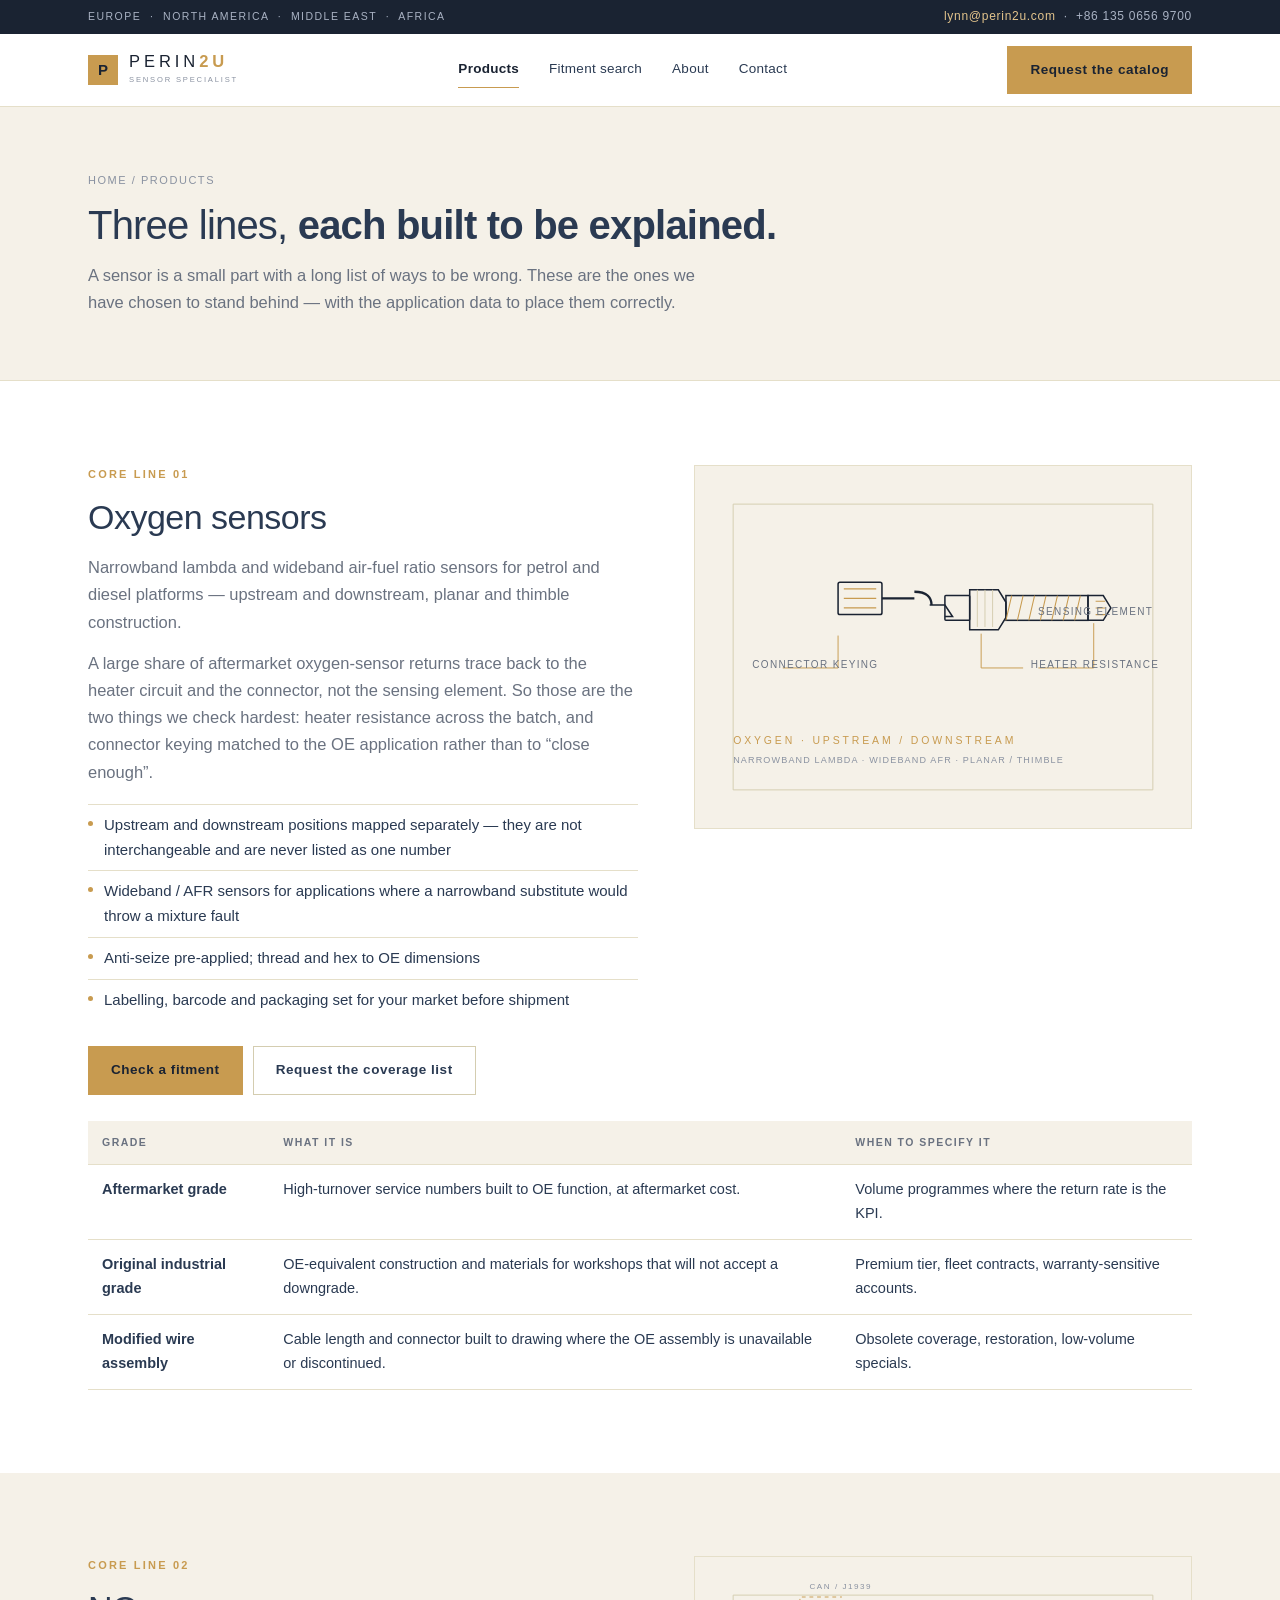
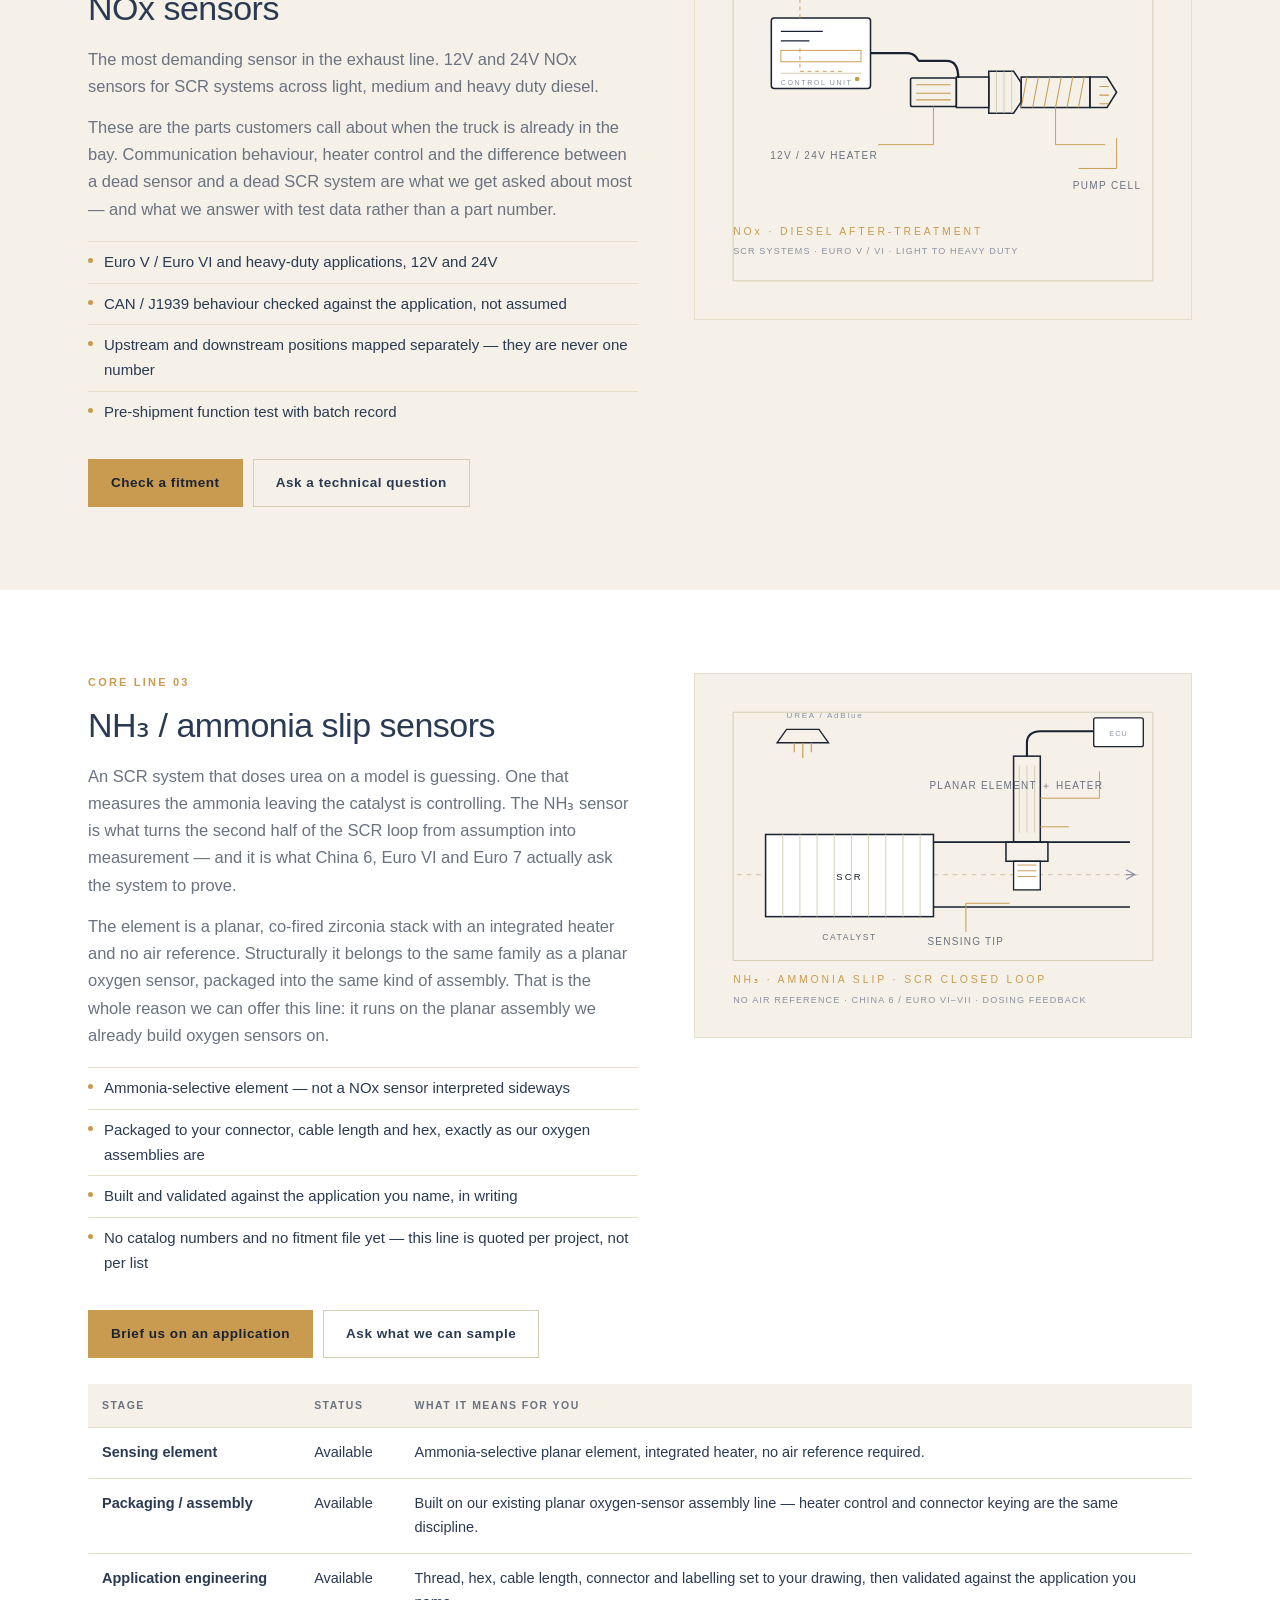
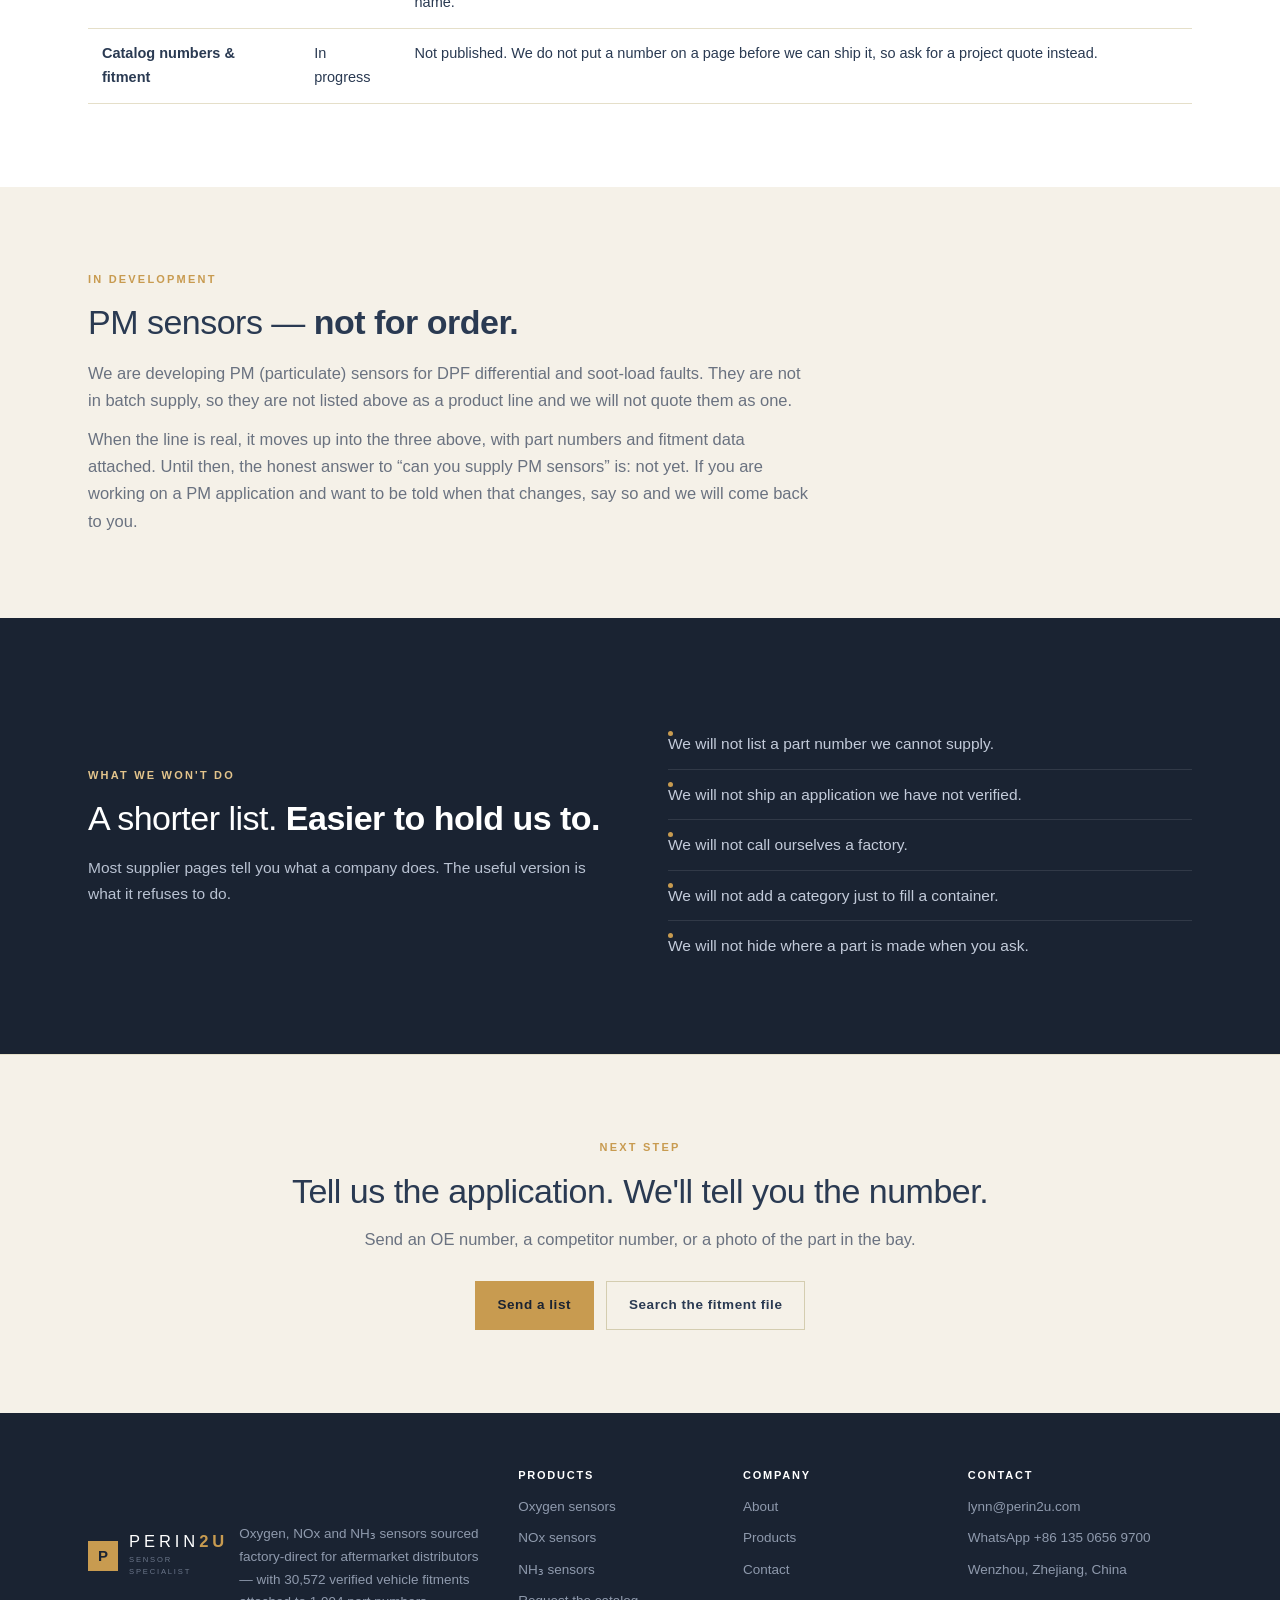
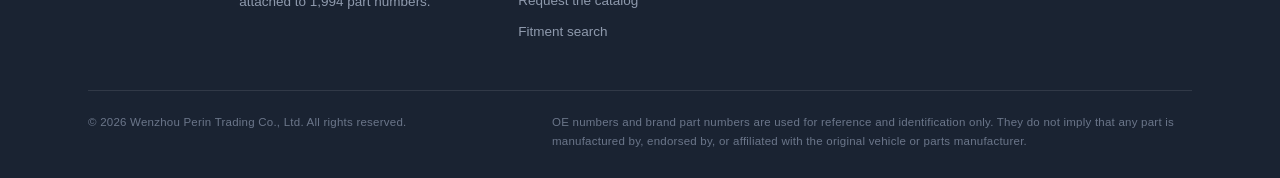
<file: products.html>
<!DOCTYPE html>
<html lang="en">
<head>
<meta charset="UTF-8">
<meta name="viewport" content="width=device-width, initial-scale=1">
<title>Products — Oxygen, NOx &amp; NH₃ Sensors | PERIN2U</title>
<meta name="description" content="PERIN2U product lines: oxygen sensors (narrowband lambda, wideband/AFR), NOx sensors 12V/24V for Euro V and VI diesel, and NH₃ ammonia slip sensors for SCR closed-loop control. Sensors only — nothing else.">
<link rel="canonical" href="https://www.perin2u.com/products.html">
<meta property="og:type" content="website">
<meta property="og:site_name" content="PERIN2U">
<meta property="og:title" content="Products — Oxygen, NOx &amp; NH₃ Sensors | PERIN2U">
<meta property="og:description" content="Two core sensor lines, factory-direct, each part number mapped to verified vehicle fitment.">
<meta property="og:url" content="https://www.perin2u.com/products.html">
<meta property="og:image" content="https://www.perin2u.com/assets/img/og.png">
<meta name="theme-color" content="#1A2332">
<link rel="icon" href="assets/img/favicon.svg" type="image/svg+xml">
<link rel="stylesheet" href="assets/css/style.css">
</head>
<body>

<div class="topbar">
  <div class="wrap">
    <span class="markets">Europe &nbsp;·&nbsp; North America &nbsp;·&nbsp; Middle East &nbsp;·&nbsp; Africa</span>
    <span><a href="mailto:lynn@perin2u.com">lynn@perin2u.com</a> &nbsp;·&nbsp; +86 135 0656 9700</span>
  </div>
</div>

<header class="hdr">
  <div class="wrap">
    <a class="brand" href="index.html" aria-label="PERIN2U home">
      <span class="tile">P</span>
      <span>
        <span class="word">PERIN<b>2U</b></span>
        <span class="sub">Sensor Specialist</span>
      </span>
    </a>
    <nav class="main" id="nav">
      <a href="products.html" class="active">Products</a>
      <a href="fitment.html">Fitment search</a>
      <a href="about.html">About</a>
      <a href="contact.html">Contact</a>
    </nav>
    <a class="btn cta-btn" href="contact.html">Request the catalog</a>
    <button class="burger" id="burger" aria-label="Open menu" aria-expanded="false"><span></span><span></span><span></span></button>
  </div>
</header>

<div class="phead">
  <div class="wrap">
    <div class="crumb"><a href="index.html">Home</a> / Products</div>
    <h1>Three lines, <strong>each built to be explained.</strong></h1>
    <p>A sensor is a small part with a long list of ways to be wrong. These are the ones we have chosen to stand behind — with the application data to place them correctly.</p>
  </div>
</div>

<section id="o2">
  <div class="wrap two top">
    <div>
      <div class="kicker">Core line 01</div>
      <h2 style="margin-top:14px">Oxygen sensors</h2>
      <p style="margin-top:16px;color:var(--muted)">Narrowband lambda and wideband air-fuel ratio sensors for petrol and diesel platforms — upstream and downstream, planar and thimble construction.</p>
      <p style="margin-top:14px;color:var(--muted)">A large share of aftermarket oxygen-sensor returns trace back to the heater circuit and the connector, not the sensing element. So those are the two things we check hardest: heater resistance across the batch, and connector keying matched to the OE application rather than to “close enough”.</p>
      <ul class="plain">
        <li>Upstream and downstream positions mapped separately — they are not interchangeable and are never listed as one number</li>
        <li>Wideband / AFR sensors for applications where a narrowband substitute would throw a mixture fault</li>
        <li>Anti-seize pre-applied; thread and hex to OE dimensions</li>
        <li>Labelling, barcode and packaging set for your market before shipment</li>
      </ul>
      <div style="margin-top:26px;display:flex;gap:10px;flex-wrap:wrap">
        <a class="btn" href="fitment.html">Check a fitment</a>
        <a class="btn ghost" href="contact.html">Request the coverage list</a>
      </div>
    </div>
    <div>
      <img src="assets/img/line-o2.svg" alt="Oxygen sensor line illustration" width="520" height="380" loading="lazy" style="width:100%;height:auto;border:1px solid var(--line);background:var(--cream)">
    </div>
  </div>

  <div class="wrap">
    <table class="spec">
      <thead>
        <tr><th>Grade</th><th>What it is</th><th>When to specify it</th></tr>
      </thead>
      <tbody>
        <tr><td><b>Aftermarket grade</b></td><td>High-turnover service numbers built to OE function, at aftermarket cost.</td><td>Volume programmes where the return rate is the KPI.</td></tr>
        <tr><td><b>Original industrial grade</b></td><td>OE-equivalent construction and materials for workshops that will not accept a downgrade.</td><td>Premium tier, fleet contracts, warranty-sensitive accounts.</td></tr>
        <tr><td><b>Modified wire assembly</b></td><td>Cable length and connector built to drawing where the OE assembly is unavailable or discontinued.</td><td>Obsolete coverage, restoration, low-volume specials.</td></tr>
      </tbody>
    </table>
  </div>
</section>

<section id="nox" class="soft">
  <div class="wrap two top">
    <div>
      <div class="kicker">Core line 02</div>
      <h2 style="margin-top:14px">NOx sensors</h2>
      <p style="margin-top:16px;color:var(--muted)">The most demanding sensor in the exhaust line. 12V and 24V NOx sensors for SCR systems across light, medium and heavy duty diesel.</p>
      <p style="margin-top:14px;color:var(--muted)">These are the parts customers call about when the truck is already in the bay. Communication behaviour, heater control and the difference between a dead sensor and a dead SCR system are what we get asked about most — and what we answer with test data rather than a part number.</p>
      <ul class="plain">
        <li>Euro V / Euro VI and heavy-duty applications, 12V and 24V</li>
        <li>CAN / J1939 behaviour checked against the application, not assumed</li>
        <li>Upstream and downstream positions mapped separately — they are never one number</li>
        <li>Pre-shipment function test with batch record</li>
      </ul>
      <div style="margin-top:26px;display:flex;gap:10px;flex-wrap:wrap">
        <a class="btn" href="fitment.html">Check a fitment</a>
        <a class="btn ghost" href="contact.html">Ask a technical question</a>
      </div>
    </div>
    <div>
      <img src="assets/img/line-nox.svg" alt="NOx sensor line illustration" width="520" height="380" loading="lazy" style="width:100%;height:auto;border:1px solid var(--line);background:var(--cream)">
    </div>
  </div>
</section>

<section id="nh3">
  <div class="wrap two top">
    <div>
      <div class="kicker">Core line 03</div>
      <h2 style="margin-top:14px">NH₃ / ammonia slip sensors</h2>
      <p style="margin-top:16px;color:var(--muted)">An SCR system that doses urea on a model is guessing. One that measures the ammonia leaving the catalyst is controlling. The NH₃ sensor is what turns the second half of the SCR loop from assumption into measurement — and it is what China 6, Euro VI and Euro 7 actually ask the system to prove.</p>
      <p style="margin-top:14px;color:var(--muted)">The element is a planar, co-fired zirconia stack with an integrated heater and no air reference. Structurally it belongs to the same family as a planar oxygen sensor, packaged into the same kind of assembly. That is the whole reason we can offer this line: it runs on the planar assembly we already build oxygen sensors on.</p>
      <ul class="plain">
        <li>Ammonia-selective element — not a NOx sensor interpreted sideways</li>
        <li>Packaged to your connector, cable length and hex, exactly as our oxygen assemblies are</li>
        <li>Built and validated against the application you name, in writing</li>
        <li>No catalog numbers and no fitment file yet — this line is quoted per project, not per list</li>
      </ul>
      <div style="margin-top:26px;display:flex;gap:10px;flex-wrap:wrap">
        <a class="btn" href="contact.html">Brief us on an application</a>
        <a class="btn ghost" href="contact.html">Ask what we can sample</a>
      </div>
    </div>
    <div>
      <img src="assets/img/line-nh3.svg" alt="Ammonia slip sensor line illustration" width="520" height="380" loading="lazy" style="width:100%;height:auto;border:1px solid var(--line);background:var(--cream)">
    </div>
  </div>

  <div class="wrap">
    <table class="spec">
      <thead>
        <tr><th>Stage</th><th>Status</th><th>What it means for you</th></tr>
      </thead>
      <tbody>
        <tr><td><b>Sensing element</b></td><td>Available</td><td>Ammonia-selective planar element, integrated heater, no air reference required.</td></tr>
        <tr><td><b>Packaging / assembly</b></td><td>Available</td><td>Built on our existing planar oxygen-sensor assembly line — heater control and connector keying are the same discipline.</td></tr>
        <tr><td><b>Application engineering</b></td><td>Available</td><td>Thread, hex, cable length, connector and labelling set to your drawing, then validated against the application you name.</td></tr>
        <tr><td><b>Catalog numbers &amp; fitment</b></td><td>In progress</td><td>Not published. We do not put a number on a page before we can ship it, so ask for a project quote instead.</td></tr>
      </tbody>
    </table>
  </div>
</section>

<section class="soft">
  <div class="wrap">
    <div class="sec-head">
      <div class="kicker">In development</div>
      <h2>PM sensors — <strong>not for order.</strong></h2>
      <p>We are developing PM (particulate) sensors for DPF differential and soot-load faults. They are not in batch supply, so they are not listed above as a product line and we will not quote them as one.</p>
      <p style="margin-top:12px">When the line is real, it moves up into the three above, with part numbers and fitment data attached. Until then, the honest answer to “can you supply PM sensors” is: not yet. If you are working on a PM application and want to be told when that changes, say so and we will come back to you.</p>
    </div>
  </div>
</section>

<section class="band">
  <div class="wrap">
    <div>
      <div class="kicker on-dark">What we won't do</div>
      <h2>A shorter list. <strong>Easier to hold us to.</strong></h2>
      <p>Most supplier pages tell you what a company does. The useful version is what it refuses to do.</p>
    </div>
    <div>
      <ul style="list-style:none;font-size:15.5px;color:#C3CBDA">
        <li style="padding:12px 0;border-bottom:1px solid rgba(255,255,255,.1)">We will not list a part number we cannot supply.</li>
        <li style="padding:12px 0;border-bottom:1px solid rgba(255,255,255,.1)">We will not ship an application we have not verified.</li>
        <li style="padding:12px 0;border-bottom:1px solid rgba(255,255,255,.1)">We will not call ourselves a factory.</li>
        <li style="padding:12px 0;border-bottom:1px solid rgba(255,255,255,.1)">We will not add a category just to fill a container.</li>
        <li style="padding:12px 0">We will not hide where a part is made when you ask.</li>
      </ul>
    </div>
  </div>
</section>

<section class="cta">
  <div class="wrap">
    <div class="kicker">Next step</div>
    <h2>Tell us the application. We'll tell you the number.</h2>
    <p>Send an OE number, a competitor number, or a photo of the part in the bay.</p>
    <div class="actions">
      <a class="btn" href="contact.html">Send a list</a>
      <a class="btn ghost" href="fitment.html">Search the fitment file</a>
    </div>
  </div>
</section>

<footer>
  <div class="wrap">
    <div class="cols">
      <div class="brand">
        <a class="brand" href="index.html" style="gap:11px">
          <span class="tile">P</span>
          <span>
            <span class="word">PERIN<b>2U</b></span>
            <span class="sub" style="color:#6B768A">Sensor Specialist</span>
          </span>
        </a>
        <p class="about">Oxygen, NOx and NH₃ sensors sourced factory-direct for aftermarket distributors — with 30,572 verified vehicle fitments attached to 1,994 part numbers.</p>
      </div>
      <div>
        <h4>Products</h4>
        <a href="products.html#o2">Oxygen sensors</a>
        <a href="products.html#nox">NOx sensors</a>
        <a href="products.html#nh3">NH₃ sensors</a>
        <a href="contact.html">Request the catalog</a>
        <a href="fitment.html">Fitment search</a>
      </div>
      <div>
        <h4>Company</h4>
        <a href="about.html">About</a>
        <a href="products.html">Products</a>
        <a href="contact.html">Contact</a>
      </div>
      <div>
        <h4>Contact</h4>
        <a href="mailto:lynn@perin2u.com">lynn@perin2u.com</a>
        <a href="https://wa.me/8613506569700">WhatsApp +86 135 0656 9700</a>
        <span style="display:block;color:#8F9AAD;margin-bottom:9px">Wenzhou, Zhejiang, China</span>
      </div>
    </div>
    <div class="legal">
      <span>© 2026 Wenzhou Perin Trading Co., Ltd. All rights reserved.</span>
      <span class="disc">OE numbers and brand part numbers are used for reference and identification only. They do not imply that any part is manufactured by, endorsed by, or affiliated with the original vehicle or parts manufacturer.</span>
    </div>
  </div>
</footer>

<script src="assets/js/site.js"></script>
</body>
</html>
</file>
<file: assets/css/style.css>
/* ==========================================================================
   PERIN2U — site stylesheet
   Identity source: email signature v3 / cards A-B-C (2026-10)
   Navy #1A2332 · Gold #C89B50 · Cream #F5F1E8
   ========================================================================== */

:root{
  --navy:#1A2332;
  --navy-2:#222E42;
  --navy-3:#2C3A52;
  --ink:#2A3A52;
  --gold:#C89B50;
  --gold-d:#AC7F35;
  --gold-l:#E3C48C;
  --cream:#F5F1E8;
  --cream-2:#EFEAD9;
  --line:#E5DFC9;
  --line-2:#D4CDB0;
  --muted:#6A7280;
  --muted-2:#8A92A1;
  --white:#fff;
  --max:1160px;
  --r:4px;
}

*{box-sizing:border-box;margin:0;padding:0}
html{scroll-behavior:smooth;-webkit-text-size-adjust:100%}
body{
  font-family:"Helvetica Neue",Helvetica,Arial,"PingFang SC","Microsoft YaHei",sans-serif;
  color:var(--ink);background:var(--white);line-height:1.65;font-size:16.5px;
  -webkit-font-smoothing:antialiased;
}
img,svg{max-width:100%;display:block}
a{color:var(--ink);text-decoration:none}
h1,h2,h3,h4{line-height:1.22;letter-spacing:-.01em;font-weight:600}
.wrap{max-width:var(--max);margin:0 auto;padding:0 28px}
.narrow{max-width:820px}

/* ---------- shared type ---------- */
.kicker{
  font-size:11px;font-weight:600;letter-spacing:.2em;text-transform:uppercase;
  color:var(--gold);
}
.kicker.on-dark{color:var(--gold-l)}
h1{font-size:clamp(30px,4.4vw,50px);font-weight:300;letter-spacing:-.02em;line-height:1.12}
h1 strong{font-weight:600}
h2{font-size:clamp(24px,3vw,34px);font-weight:300;letter-spacing:-.015em}
h2 strong{font-weight:600}
h3{font-size:19px;font-weight:600}
.lead{font-size:18px;color:var(--muted)}
.rule-gold{width:44px;height:2px;background:var(--gold);margin:18px 0 26px}

/* ---------- top bar ---------- */
.topbar{background:var(--navy);color:#A9B2C3;font-size:12px;letter-spacing:.06em}
.topbar .wrap{display:flex;justify-content:space-between;align-items:center;height:34px}
.topbar .markets{text-transform:uppercase;letter-spacing:.14em;font-size:10.5px}
.topbar a{color:var(--gold-l)}
.topbar a:hover{color:#fff}

/* ---------- header ---------- */
.hdr{position:sticky;top:0;z-index:60;background:rgba(255,255,255,.97);backdrop-filter:blur(8px);border-bottom:1px solid var(--line)}
.hdr .wrap{display:flex;align-items:center;justify-content:space-between;height:72px;gap:24px}
.brand{display:flex;align-items:center;gap:11px}
.brand .tile{
  width:30px;height:30px;background:var(--gold);color:var(--navy);
  font-size:15px;font-weight:700;display:flex;align-items:center;justify-content:center;
  flex:0 0 auto;
}
.brand .word{display:block;font-size:16.5px;font-weight:300;letter-spacing:.24em;color:var(--navy);line-height:1}
.brand .word b{font-weight:600;color:var(--gold)}
.brand .sub{display:block;font-size:7.6px;letter-spacing:.24em;text-transform:uppercase;color:var(--muted-2);margin-top:4px}
nav.main{display:flex;gap:30px;align-items:center}
nav.main a{font-size:13.5px;letter-spacing:.02em;color:var(--ink);padding:6px 0;border-bottom:1.5px solid transparent}
nav.main a:hover{color:var(--navy);border-bottom-color:var(--gold)}
nav.main a.active{color:var(--navy);border-bottom-color:var(--gold);font-weight:600}
.btn{
  display:inline-flex;align-items:center;justify-content:center;gap:8px;
  font-size:13.5px;font-weight:600;letter-spacing:.04em;padding:12px 22px;
  border:1.5px solid var(--gold);background:var(--gold);color:var(--navy);
  cursor:pointer;transition:background .18s,border-color .18s,color .18s;
}
.btn:hover{background:var(--gold-d);border-color:var(--gold-d);color:#fff}
.btn.ghost{background:transparent;border-color:var(--line-2);color:var(--ink)}
.btn.ghost:hover{border-color:var(--gold);background:transparent;color:var(--gold-d)}
.btn.on-dark{background:var(--gold);border-color:var(--gold);color:var(--navy)}
.btn.on-dark:hover{background:#fff;border-color:#fff;color:var(--navy)}
.btn.ghost-dark{background:transparent;border-color:rgba(255,255,255,.34);color:#fff}
.btn.ghost-dark:hover{border-color:var(--gold);color:var(--gold-l)}
.burger{display:none;background:none;border:0;cursor:pointer;padding:8px}
.burger span{display:block;width:22px;height:1.5px;background:var(--navy);margin:5px 0}

/* ---------- hero ---------- */
.hero{
  position:relative;background:var(--navy);color:#fff;overflow:hidden;
  padding:clamp(56px,8vw,96px) 0 clamp(48px,6vw,76px);
}
.hero::before{
  content:"";position:absolute;inset:0;
  background:
    radial-gradient(900px 420px at 88% -10%,rgba(200,155,80,.20),transparent 62%),
    radial-gradient(700px 380px at 4% 110%,rgba(200,155,80,.09),transparent 60%);
}
.hero .wrap{position:relative;z-index:2}
.hero h1{max-width:860px;color:#fff;margin:20px 0 0}
.hero h1 em{font-style:normal;color:var(--gold-l)}
.hero p.sub{max-width:620px;margin-top:22px;font-size:17.5px;color:#C3CBDA}
.hero .actions{display:flex;gap:12px;flex-wrap:wrap;margin-top:32px}
.trust{
  display:grid;grid-template-columns:repeat(4,1fr);gap:1px;margin-top:56px;
  border-top:1px solid rgba(200,155,80,.26);padding-top:26px;
}
.trust div{padding-right:18px}
.trust b{display:block;font-size:clamp(21px,2.4vw,28px);font-weight:300;color:var(--gold-l);letter-spacing:.01em}
.trust span{display:block;font-size:11px;letter-spacing:.1em;text-transform:uppercase;color:#8F9AAD;margin-top:6px}

/* ---------- sections ---------- */
section{padding:clamp(52px,6.5vw,88px) 0}
.soft{background:var(--cream)}
.sec-head{max-width:720px}
.sec-head h2{margin-top:14px}
.sec-head p{margin-top:16px;color:var(--muted);font-size:16.5px}

/* ---------- product focus cards ---------- */
.focus{display:grid;grid-template-columns:repeat(3,1fr);gap:22px;margin-top:44px}
.pcard{
  background:#fff;border:1px solid var(--line);position:relative;padding:32px 30px 28px;
  display:flex;flex-direction:column;
}
.pcard::before{content:"";position:absolute;left:0;top:0;right:0;height:3px;background:var(--gold)}
.pcard .icon{width:52px;height:52px;margin-bottom:18px;color:var(--gold-d)}
.pcard h3{font-size:21px}
.pcard .tag{font-size:13px;color:var(--muted);margin-top:8px;letter-spacing:.02em}
.pcard ul{list-style:none;margin:18px 0 0;font-size:14.5px;color:var(--ink)}
.pcard ul li{padding:7px 0 7px 16px;border-top:1px solid #F0ECE0;position:relative}
.pcard ul li::before{content:"";position:absolute;left:0;top:15px;width:5px;height:5px;background:var(--gold);border-radius:50%}
.pcard .more{margin-top:auto;padding-top:22px;font-size:13px;font-weight:600;letter-spacing:.08em;text-transform:uppercase;color:var(--gold-d)}
.pcard .more:hover{color:var(--navy)}

/* ---------- complementary strip ---------- */
.strip{display:grid;grid-template-columns:repeat(4,1fr);gap:1px;background:var(--line);border:1px solid var(--line);margin-top:22px}
.strip div{background:#fff;padding:22px 20px}
.strip b{display:block;font-size:14.5px;font-weight:600}
.strip span{display:block;font-size:12.5px;color:var(--muted);margin-top:5px;line-height:1.5}

/* ---------- pillars ---------- */
.pillars{display:grid;grid-template-columns:repeat(3,1fr);gap:36px;margin-top:44px}
.pillar .num{
  width:34px;height:34px;border:1px solid var(--line-2);color:var(--gold-d);
  font-size:13px;font-weight:600;display:flex;align-items:center;justify-content:center;margin-bottom:16px;
}
.pillar h3{font-size:17.5px;margin-bottom:10px}
.pillar p{font-size:14.6px;color:var(--muted)}
.pillar .why{margin-top:14px;font-size:13.5px;color:var(--ink);border-left:2px solid var(--gold);padding-left:11px}

/* ---------- data band ---------- */
.band{background:var(--navy);color:#fff}
.band .wrap{display:grid;grid-template-columns:1fr 1fr;gap:56px;align-items:center}
.band h2{color:#fff;margin-top:14px}
.band p{color:#B9C2D2;margin-top:16px;font-size:15.5px}
.band ul{list-style:none;margin-top:18px;font-size:14px;color:#B9C2D2}
.band ul li{padding:5px 0 5px 15px;position:relative}
.band ul li::before{content:"";position:absolute;left:0;top:12px;width:5px;height:5px;background:var(--gold);border-radius:50%}
.stats{display:grid;grid-template-columns:1fr 1fr;gap:1px;background:rgba(200,155,80,.22)}
.stats div{background:var(--navy);padding:22px}
.stats b{display:block;font-size:28px;font-weight:300;color:var(--gold-l)}
.stats span{display:block;font-size:11px;letter-spacing:.11em;text-transform:uppercase;color:#8F9AAD;margin-top:5px}

/* ---------- quote ---------- */
.quote{
  background:#fff;border:1px solid var(--line);border-left:3px solid var(--gold);
  padding:34px 34px 30px;
}
.quote p{font-size:20px;font-weight:300;line-height:1.5;color:var(--navy)}
.quote cite{display:block;margin-top:18px;font-style:normal;font-size:12px;letter-spacing:.12em;text-transform:uppercase;color:var(--muted)}

/* ---------- search ---------- */
.searchbox{background:#fff;border:1px solid var(--line);padding:26px;margin-top:36px}
.searchbox .row{display:grid;grid-template-columns:1fr 210px auto;gap:10px}
.field label{display:block;font-size:10.5px;letter-spacing:.14em;text-transform:uppercase;color:var(--muted);margin-bottom:7px}
input[type=text],input[type=email],select,textarea{
  width:100%;font-family:inherit;font-size:15px;color:var(--ink);
  border:1px solid var(--line-2);background:#FDFCF8;padding:12px 13px;border-radius:0;
  outline:none;transition:border-color .15s,background .15s;
}
input:focus,select:focus,textarea:focus{border-color:var(--gold);background:#fff}
.chips{display:flex;gap:8px;flex-wrap:wrap;margin-top:14px;align-items:center}
.chips span{font-size:11.5px;color:var(--muted-2);letter-spacing:.06em}
.chips button{
  font-family:inherit;font-size:12px;padding:5px 11px;border:1px solid var(--line-2);
  background:#fff;color:var(--ink);cursor:pointer;
}
.chips button:hover{border-color:var(--gold);color:var(--gold-d)}
.results{margin-top:26px}
.results .meta{font-size:12.5px;color:var(--muted);margin-bottom:14px;letter-spacing:.03em}
.rcard{border:1px solid var(--line);background:#fff;padding:20px 22px;margin-bottom:10px}
.rcard .top{display:flex;justify-content:space-between;gap:16px;align-items:baseline;flex-wrap:wrap}
.rcard .pn{font-size:17px;font-weight:600;letter-spacing:.04em;color:var(--navy)}
.rcard .pn span{font-size:10.5px;letter-spacing:.12em;text-transform:uppercase;color:var(--gold-d);margin-left:10px;font-weight:600}
.rcard .yrs{font-size:12.5px;color:var(--muted)}
.rcard .kv{margin-top:12px;font-size:13px;color:var(--muted);line-height:1.7}
.rcard .kv b{color:var(--ink);font-weight:600}
.rcard .fit{margin-top:12px;font-size:13px;border-top:1px solid #F0ECE0;padding-top:10px}
.rcard .fit .fitline{padding:3px 0;color:var(--ink)}
.rcard .fit .fitline i{font-style:normal;color:var(--muted-2)}
.empty{border:1px dashed var(--line-2);padding:34px;text-align:center;color:var(--muted);font-size:14.5px;background:#FDFCF8}
.more-wrap{text-align:center;margin-top:18px}

/* ---------- table ---------- */
table.spec{width:100%;border-collapse:collapse;font-size:14.5px;margin-top:26px}
table.spec th,table.spec td{text-align:left;padding:13px 14px;border-bottom:1px solid var(--line);vertical-align:top}
table.spec th{font-size:10.5px;letter-spacing:.14em;text-transform:uppercase;color:var(--muted);font-weight:600;background:var(--cream)}
table.spec td b{font-weight:600}

/* ---------- faq ---------- */
.faq{margin-top:36px;border-top:1px solid var(--line)}
.faq details{border-bottom:1px solid var(--line)}
.faq summary{
  cursor:pointer;list-style:none;padding:20px 34px 20px 0;position:relative;
  font-size:16px;font-weight:600;color:var(--navy);
}
.faq summary::-webkit-details-marker{display:none}
.faq summary::after{content:"+";position:absolute;right:6px;top:16px;font-size:20px;font-weight:300;color:var(--gold-d)}
.faq details[open] summary::after{content:"–"}
.faq .ans{padding:0 40px 24px 0;color:var(--muted);font-size:15px}

/* ---------- cta ---------- */
.cta{background:var(--cream);border-top:1px solid var(--line);text-align:center}
.cta h2{margin-top:14px}
.cta p{color:var(--muted);margin-top:14px}
.cta .actions{display:flex;gap:12px;justify-content:center;flex-wrap:wrap;margin-top:28px}

/* ---------- footer ---------- */
footer{background:var(--navy);color:#8F9AAD;padding:56px 0 28px;font-size:13.5px}
footer .cols{display:grid;grid-template-columns:2.1fr 1fr 1fr 1.2fr;gap:38px;padding-bottom:38px;border-bottom:1px solid rgba(255,255,255,.1)}
footer .brand .word{color:#fff}
footer p.about{margin-top:16px;line-height:1.7;max-width:340px;color:#8F9AAD}
footer h4{color:#fff;font-size:11px;letter-spacing:.16em;text-transform:uppercase;margin-bottom:14px;font-weight:600}
footer a{display:block;color:#8F9AAD;margin-bottom:9px}
footer a:hover{color:var(--gold-l)}
footer .legal{padding-top:22px;display:flex;justify-content:space-between;gap:22px;flex-wrap:wrap;font-size:11.5px;color:#6B768A;letter-spacing:.02em}
footer .legal .disc{max-width:640px;line-height:1.6}

/* ---------- page header ---------- */
.phead{background:var(--cream);padding:clamp(40px,5vw,66px) 0;border-bottom:1px solid var(--line)}
.phead h1{font-size:clamp(27px,3.6vw,40px)}
.phead p{max-width:640px;margin-top:14px;color:var(--muted)}
.crumb{font-size:11px;letter-spacing:.14em;text-transform:uppercase;color:var(--muted-2);margin-bottom:14px}
.crumb a{color:var(--muted-2)}
.crumb a:hover{color:var(--gold-d)}

/* ---------- two-col ---------- */
.two{display:grid;grid-template-columns:1.05fr .95fr;gap:56px;align-items:center}
.two.top{align-items:start}
.two ul.plain{list-style:none;margin-top:18px}
.two ul.plain li{padding:8px 0 8px 16px;position:relative;font-size:15px;color:var(--ink);border-top:1px solid var(--line)}
.two ul.plain li::before{content:"";position:absolute;left:0;top:16px;width:5px;height:5px;background:var(--gold);border-radius:50%}

/* ---------- value cards ---------- */
.vcards{display:grid;grid-template-columns:repeat(3,1fr);gap:1px;background:var(--line);border:1px solid var(--line);margin-top:40px}
.vcards div{background:#fff;padding:26px 24px}
.vcards b{display:block;font-size:15px;color:var(--navy);margin-bottom:8px}
.vcards span{font-size:14px;color:var(--muted);line-height:1.6}

/* ---------- contact ---------- */
.contact-grid{display:grid;grid-template-columns:.85fr 1.15fr;gap:56px;align-items:start;margin-top:8px}
.cbox{border-left:2px solid var(--gold);padding-left:22px;margin-bottom:26px}
.cbox h4{font-size:10.5px;letter-spacing:.16em;text-transform:uppercase;color:var(--muted);margin-bottom:6px}
.cbox a,.cbox span{font-size:16.5px;color:var(--navy);display:block}
.cbox a:hover{color:var(--gold-d)}
.form-grid{display:grid;grid-template-columns:1fr 1fr;gap:14px}
.form-grid .full{grid-column:1/-1}
textarea{min-height:132px;resize:vertical}
.formnote{font-size:12px;color:var(--muted-2);margin-top:12px;line-height:1.6}
.sent{background:#F3F7F1;border:1px solid #CFE0C7;padding:16px 18px;font-size:14px;color:#2E5B33;margin-top:16px;display:none}

/* ---------- util ---------- */
.reveal{opacity:0;transform:translateY(14px);transition:opacity .6s ease,transform .6s ease}
.reveal.in{opacity:1;transform:none}
@media(prefers-reduced-motion:reduce){.reveal{opacity:1;transform:none;transition:none}}

/* ---------- responsive ---------- */
@media(max-width:1180px){
  .focus{grid-template-columns:1fr 1fr}
}
@media(max-width:1000px){
  .focus,.band .wrap,.two,.contact-grid{grid-template-columns:1fr;gap:34px}
  .pillars{grid-template-columns:1fr;gap:26px}
  .strip{grid-template-columns:1fr 1fr}
  .trust{grid-template-columns:1fr 1fr;gap:22px}
  footer .cols{grid-template-columns:1fr 1fr;gap:28px}
  .stats{grid-template-columns:1fr 1fr}
}
@media(max-width:760px){
  nav.main{
    display:none;position:absolute;top:100%;left:0;right:0;background:#fff;
    border-bottom:1px solid var(--line);padding:8px 28px 18px;flex-direction:column;
    align-items:flex-start;gap:0;
  }
  nav.main.open{display:flex}
  nav.main a{width:100%;padding:12px 0;border-bottom:1px solid #F0ECE0}
  nav.main a.active{border-bottom-color:var(--gold)}
  .hdr .brand .sub{display:none}
  .burger{display:block}
  .hdr .cta-btn{display:none}
  .searchbox .row{grid-template-columns:1fr}
  .form-grid{grid-template-columns:1fr}
  .vcards{grid-template-columns:1fr}
  .strip{grid-template-columns:1fr}
  .topbar .markets{display:none}
  table.spec{font-size:13px}
  table.spec th,table.spec td{padding:10px 8px}
  .trust b{font-size:21px}
}
</file>
